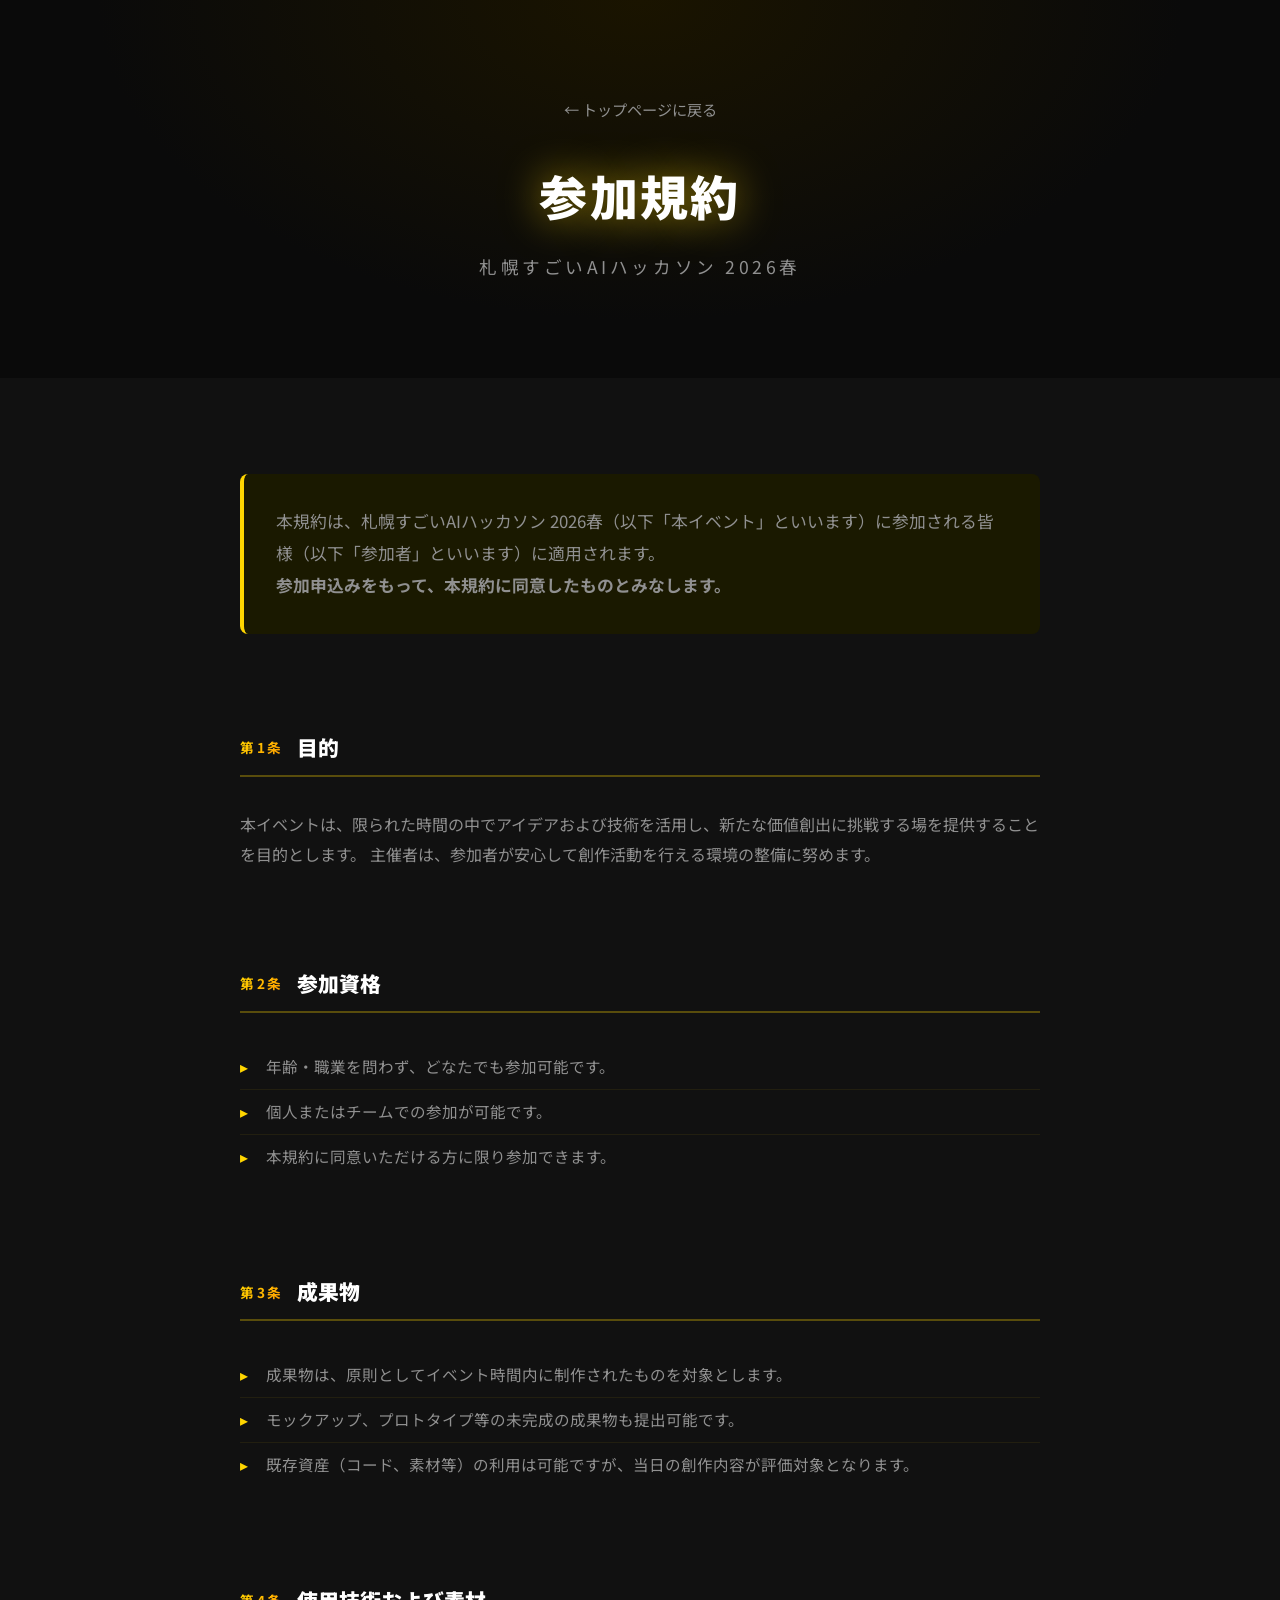
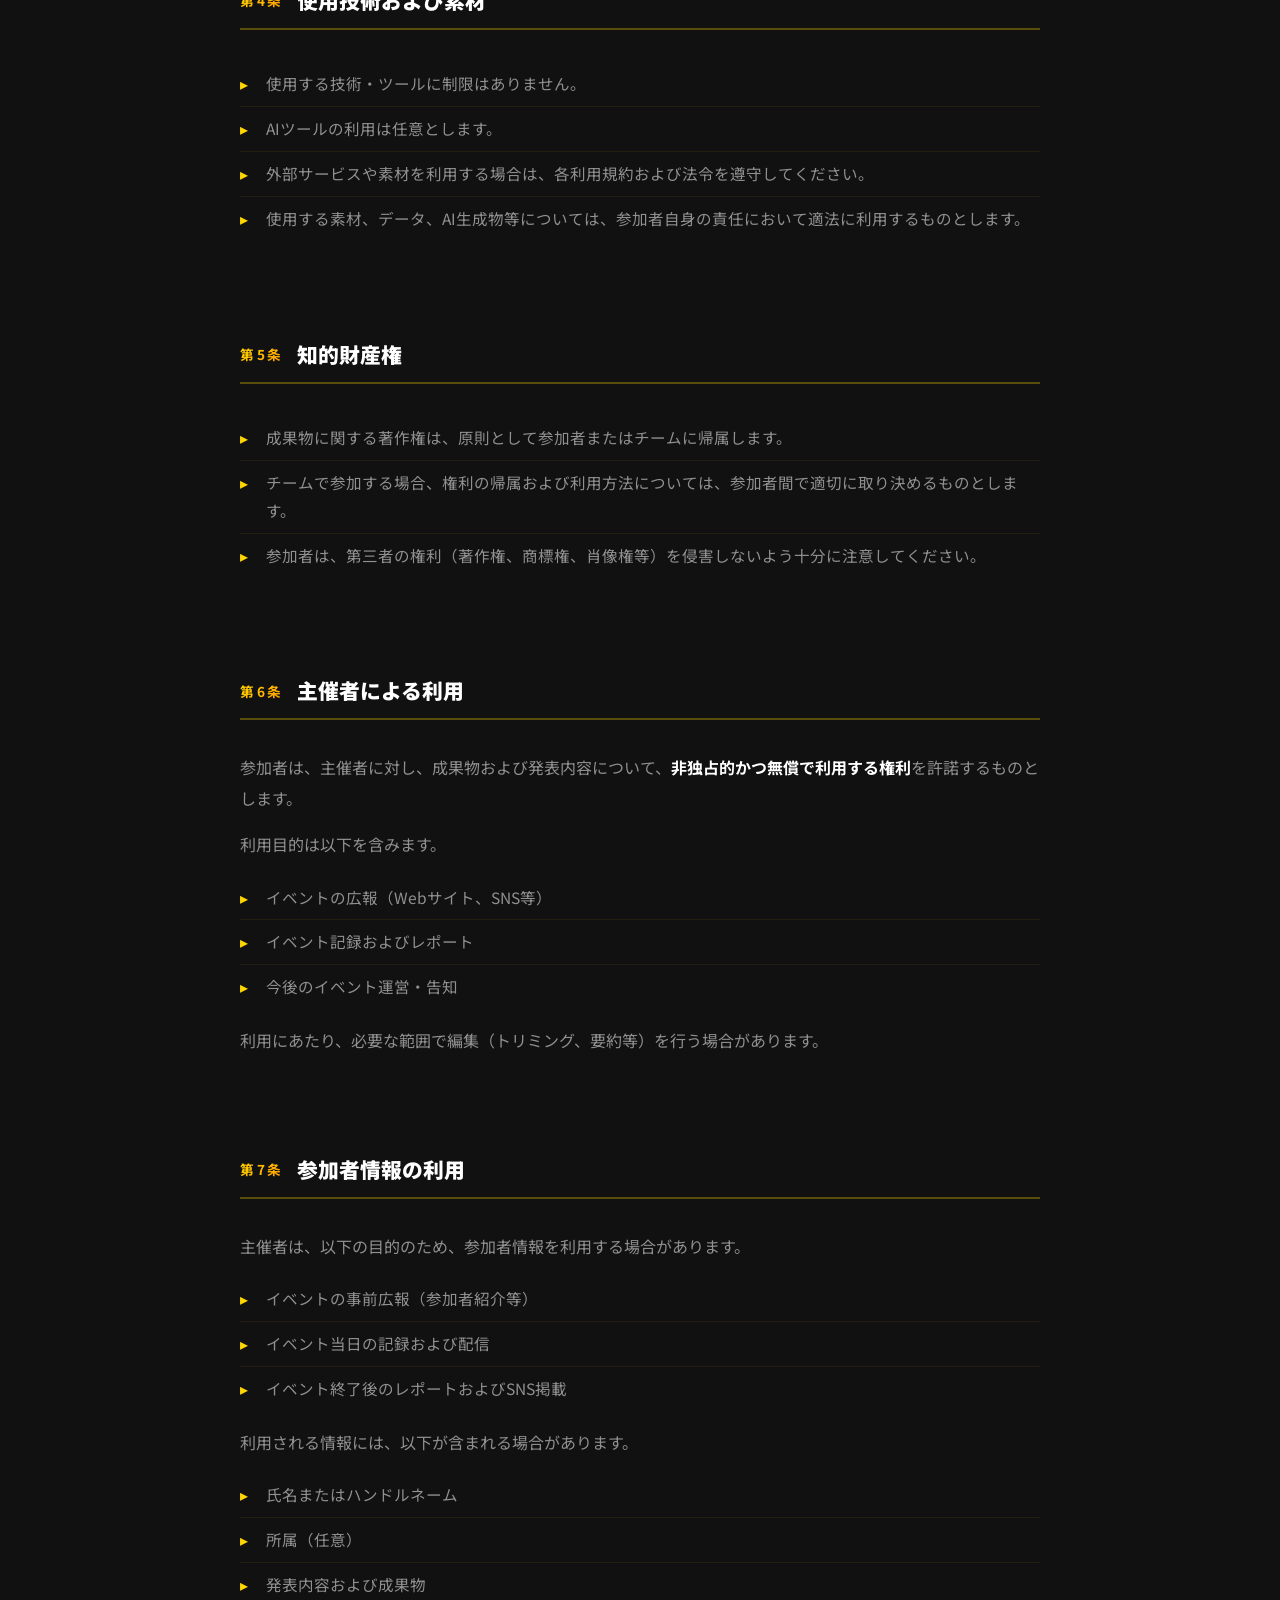
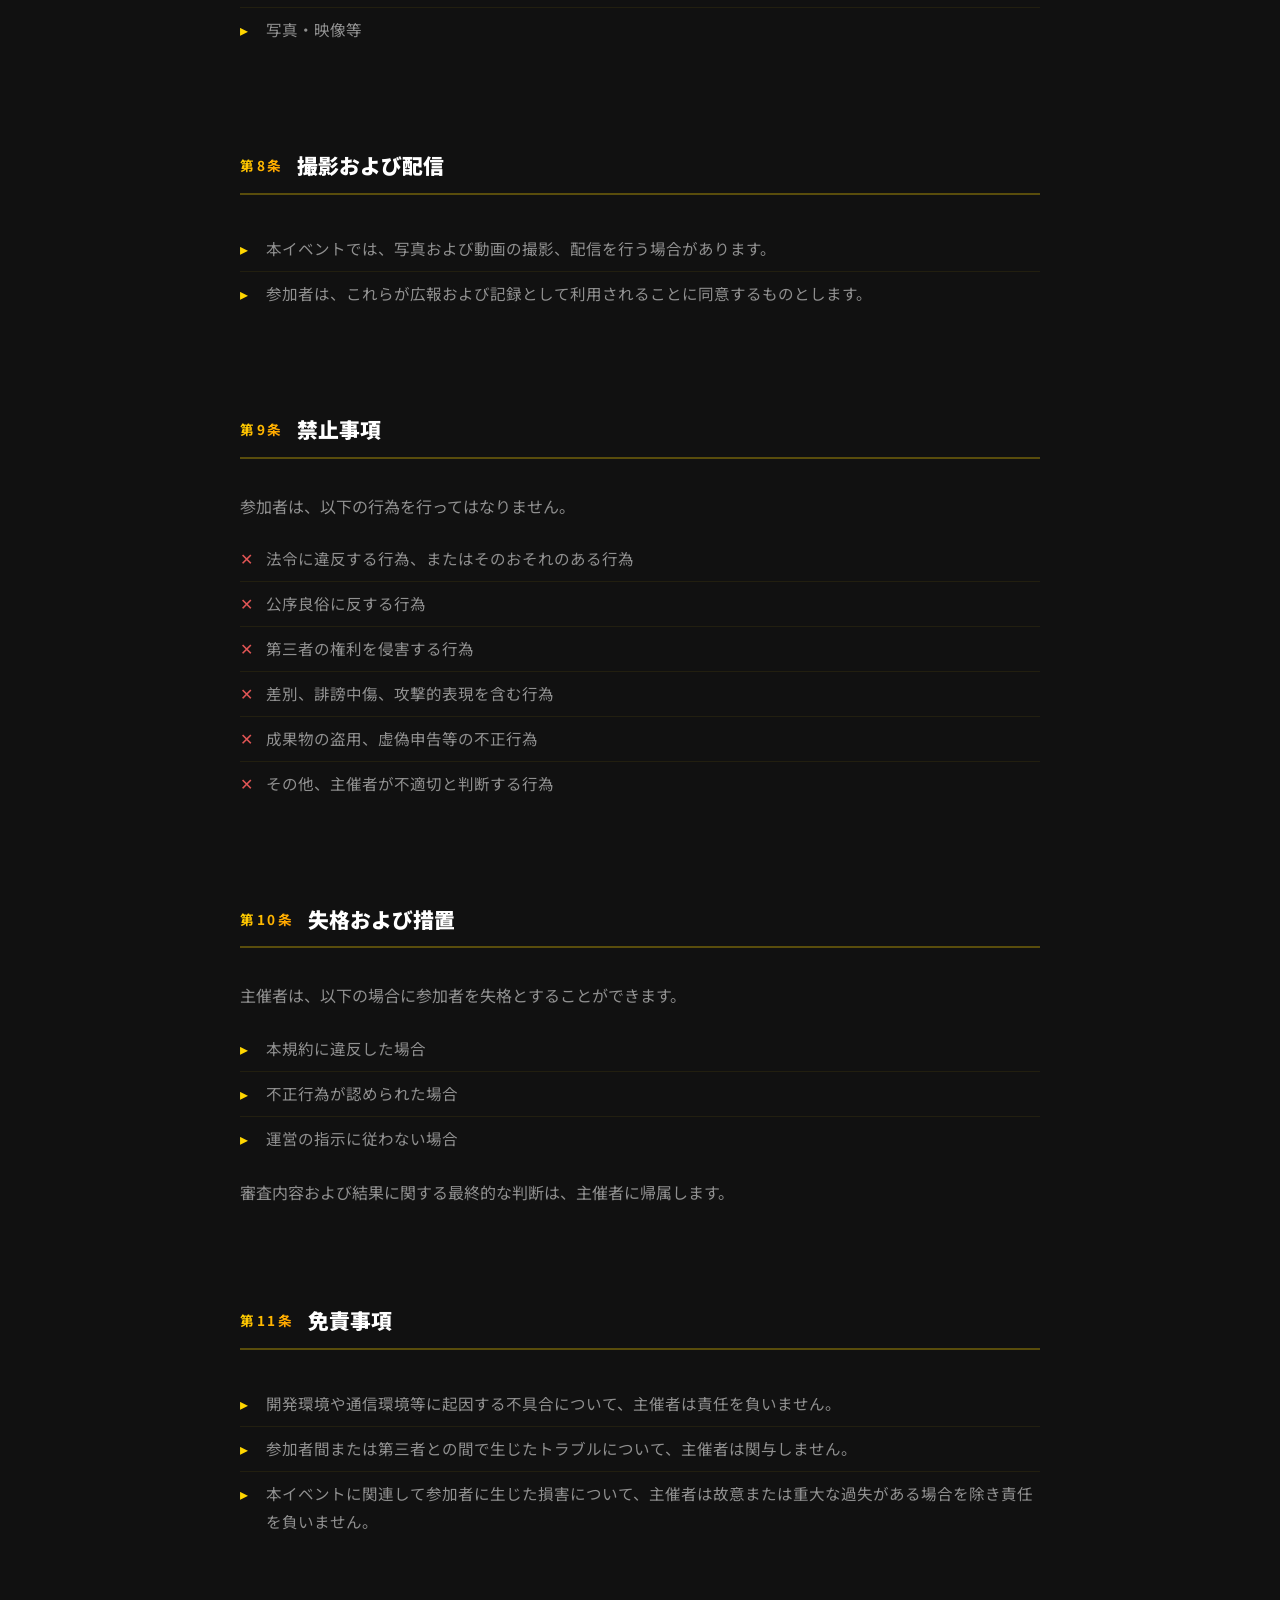
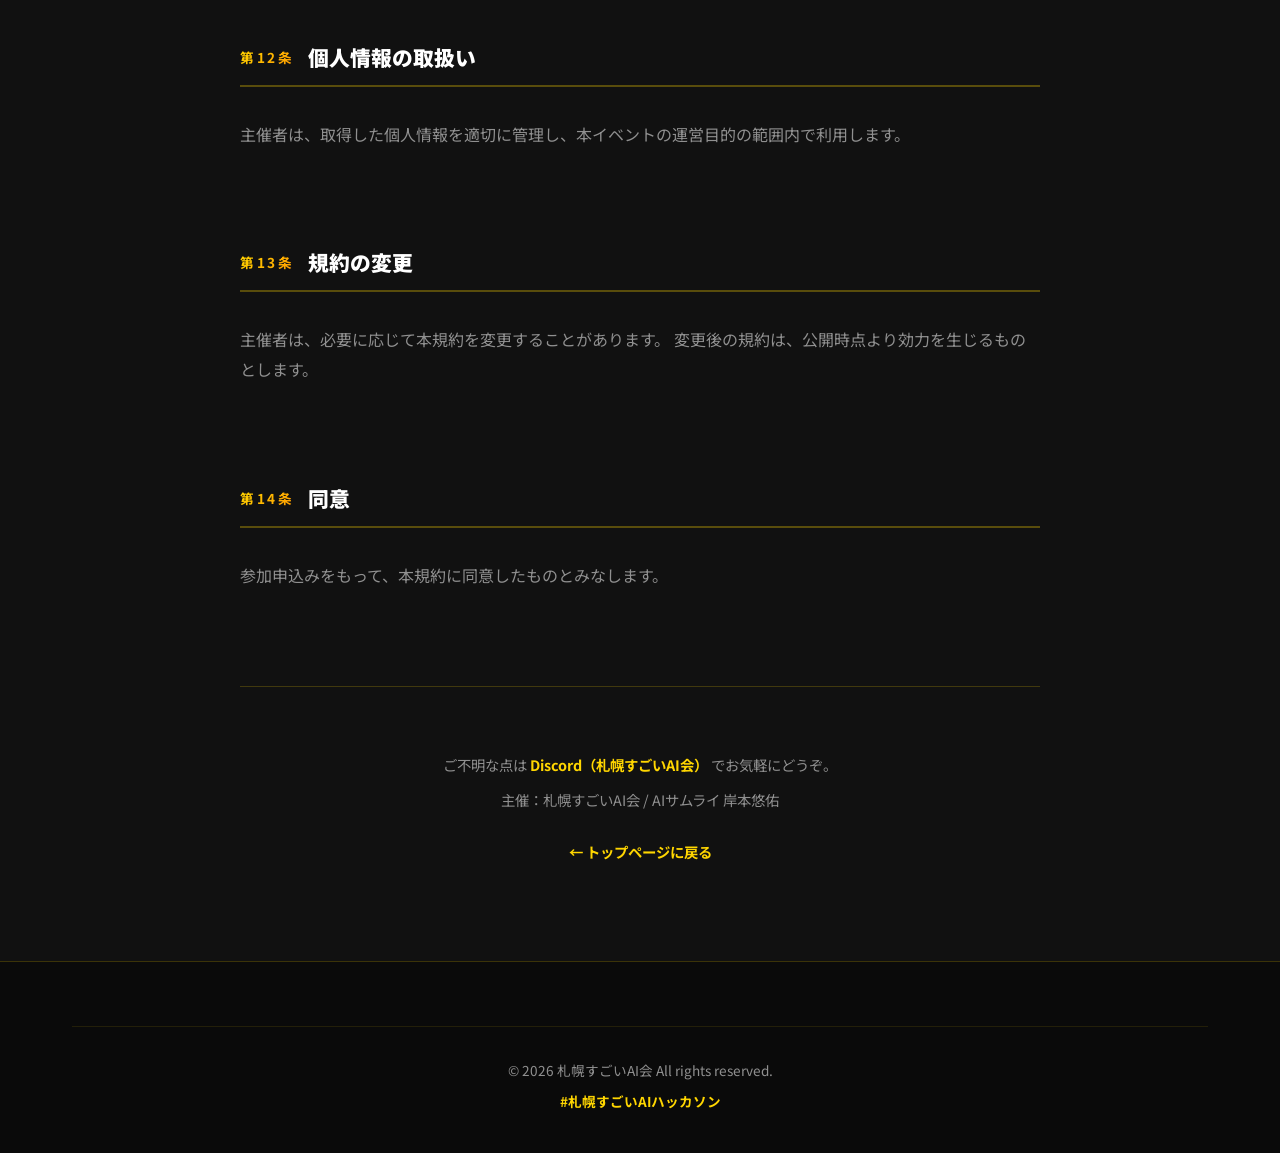
<file: conditions.html>
<!DOCTYPE html>
<html lang="ja">
<head>
    <meta charset="UTF-8">
    <meta name="viewport" content="width=device-width, initial-scale=1.0">
    <title>参加規約 | 札幌すごいAIハッカソン 2026春</title>
    <meta name="description" content="札幌すごいAIハッカソン 2026春の参加規約です。">
    <!-- OGP Tags -->
    <meta property="og:title" content="参加規約 | 札幌すごいAIハッカソン 2026春">
    <meta property="og:description" content="札幌すごいAIハッカソン 2026春の参加規約です。">
    <meta property="og:type" content="website">
    <meta property="og:url" content="https://hack-2026-spring.sugoiai.org/conditions.html">
    <meta property="og:site_name" content="札幌すごいAIハッカソン 2026春">
    <meta property="og:image" content="https://hack-2026-spring.sugoiai.org/images/logot.png">
    <meta property="og:locale" content="ja_JP">
    <!-- Twitter Card Tags -->
    <meta name="twitter:card" content="summary_large_image">
    <meta name="twitter:title" content="参加規約 | 札幌すごいAIハッカソン 2026春">
    <meta name="twitter:description" content="札幌すごいAIハッカソン 2026春の参加規約です。">
    <meta name="twitter:image" content="https://hack-2026-spring.sugoiai.org/images/logot.png">
    <!-- Favicon -->
    <link rel="icon" type="image/png" href="images/logot.png">
    <link rel="apple-touch-icon" href="images/logot.png">
    <link rel="stylesheet" href="style.css">
    <link rel="preconnect" href="https://fonts.googleapis.com">
    <link rel="preconnect" href="https://fonts.gstatic.com" crossorigin>
    <link href="https://fonts.googleapis.com/css2?family=Noto+Sans+JP:wght@400;700;900&display=swap" rel="stylesheet">
    <style>
        .conditions-hero {
            min-height: 40vh;
            display: flex;
            flex-direction: column;
            justify-content: center;
            align-items: center;
            background: radial-gradient(ellipse at center top, #1a1400 0%, var(--dark-bg) 60%);
            padding: var(--spacing-xl) 0 var(--spacing-lg);
            text-align: center;
        }

        .back-link {
            display: inline-block;
            color: var(--text-secondary);
            text-decoration: none;
            margin-bottom: var(--spacing-md);
            transition: all 0.3s ease;
            font-size: 0.95rem;
        }

        .back-link:hover {
            color: var(--film-cyan);
            transform: translateX(-4px);
        }

        .conditions-body {
            background: var(--dark-surface);
            padding: var(--spacing-xl) 0;
        }

        .conditions-content {
            max-width: 800px;
            margin: 0 auto;
        }

        .conditions-intro {
            font-size: 1.05rem;
            color: var(--text-secondary);
            line-height: 1.9;
            margin-bottom: var(--spacing-xl);
            padding: var(--spacing-md);
            background: var(--dark-elevated);
            border-left: 4px solid var(--film-purple);
            border-radius: 8px;
        }

        .conditions-article {
            margin-bottom: var(--spacing-xl);
        }

        .conditions-article-title {
            font-size: 1.3rem;
            font-weight: 900;
            margin-bottom: var(--spacing-md);
            padding-bottom: 0.6rem;
            border-bottom: 2px solid rgba(255, 214, 0, 0.3);
            display: flex;
            align-items: center;
            gap: 0.8rem;
        }

        .conditions-article-title .article-num {
            font-size: 0.85rem;
            font-weight: 700;
            letter-spacing: 0.2em;
            background: var(--accent-gradient);
            -webkit-background-clip: text;
            -webkit-text-fill-color: transparent;
            background-clip: text;
        }

        .conditions-article p {
            color: var(--text-secondary);
            font-size: 1rem;
            line-height: 1.9;
            margin-bottom: var(--spacing-sm);
        }

        .conditions-article p strong {
            color: var(--text-primary);
            font-weight: 700;
        }

        .conditions-list {
            list-style: none;
            padding: 0;
            margin: var(--spacing-sm) 0;
        }

        .conditions-list li {
            padding: 0.5rem 0 0.5rem 1.6rem;
            position: relative;
            color: var(--text-secondary);
            font-size: 0.97rem;
            line-height: 1.8;
            border-bottom: 1px solid rgba(255, 214, 0, 0.07);
        }

        .conditions-list li:last-child {
            border-bottom: none;
        }

        .conditions-list li::before {
            content: "▸";
            position: absolute;
            left: 0;
            color: var(--film-purple);
        }

        .conditions-list.danger li::before {
            content: "✕";
            color: #e05555;
        }

        .conditions-note {
            margin-top: var(--spacing-md);
            padding: var(--spacing-sm) var(--spacing-md);
            background: rgba(255, 214, 0, 0.08);
            border-radius: 8px;
            border: 1px solid rgba(255, 214, 0, 0.2);
            font-size: 0.9rem;
            color: var(--text-secondary);
            line-height: 1.8;
        }

        .conditions-footer-note {
            margin-top: var(--spacing-xl);
            padding-top: var(--spacing-lg);
            border-top: 1px solid rgba(255, 214, 0, 0.2);
            text-align: center;
            color: var(--text-secondary);
            font-size: 0.9rem;
            line-height: 1.9;
        }

        .conditions-footer-note a {
            color: var(--film-purple);
            text-decoration: none;
            font-weight: 700;
        }

        .conditions-footer-note a:hover {
            color: var(--film-cyan);
        }
    </style>
</head>
<body>

    <!-- Hero -->
    <div class="conditions-hero">
        <div class="container">
            <a href="index.html" class="back-link">← トップページに戻る</a>
            <h1 class="hero-title" style="animation: none;">
                <span class="title-main" style="font-size: clamp(1.8rem, 5vw, 3rem);">参加規約</span>
                <span class="title-sub">札幌すごいAIハッカソン 2026春</span>
            </h1>
        </div>
    </div>

    <!-- Body -->
    <div class="conditions-body">
        <div class="container">
            <div class="conditions-content">

                <p class="conditions-intro">
                    本規約は、札幌すごいAIハッカソン 2026春（以下「本イベント」といいます）に参加される皆様（以下「参加者」といいます）に適用されます。<br>
                    <strong>参加申込みをもって、本規約に同意したものとみなします。</strong>
                </p>

                <!-- 第1条 -->
                <div class="conditions-article">
                    <h2 class="conditions-article-title">
                        <span class="article-num">第1条</span>目的
                    </h2>
                    <p>
                        本イベントは、限られた時間の中でアイデアおよび技術を活用し、新たな価値創出に挑戦する場を提供することを目的とします。
                        主催者は、参加者が安心して創作活動を行える環境の整備に努めます。
                    </p>
                </div>

                <!-- 第2条 -->
                <div class="conditions-article">
                    <h2 class="conditions-article-title">
                        <span class="article-num">第2条</span>参加資格
                    </h2>
                    <ul class="conditions-list">
                        <li>年齢・職業を問わず、どなたでも参加可能です。</li>
                        <li>個人またはチームでの参加が可能です。</li>
                        <li>本規約に同意いただける方に限り参加できます。</li>
                    </ul>
                </div>

                <!-- 第3条 -->
                <div class="conditions-article">
                    <h2 class="conditions-article-title">
                        <span class="article-num">第3条</span>成果物
                    </h2>
                    <ul class="conditions-list">
                        <li>成果物は、原則としてイベント時間内に制作されたものを対象とします。</li>
                        <li>モックアップ、プロトタイプ等の未完成の成果物も提出可能です。</li>
                        <li>既存資産（コード、素材等）の利用は可能ですが、当日の創作内容が評価対象となります。</li>
                    </ul>
                </div>

                <!-- 第4条 -->
                <div class="conditions-article">
                    <h2 class="conditions-article-title">
                        <span class="article-num">第4条</span>使用技術および素材
                    </h2>
                    <ul class="conditions-list">
                        <li>使用する技術・ツールに制限はありません。</li>
                        <li>AIツールの利用は任意とします。</li>
                        <li>外部サービスや素材を利用する場合は、各利用規約および法令を遵守してください。</li>
                        <li>使用する素材、データ、AI生成物等については、参加者自身の責任において適法に利用するものとします。</li>
                    </ul>
                </div>

                <!-- 第5条 -->
                <div class="conditions-article">
                    <h2 class="conditions-article-title">
                        <span class="article-num">第5条</span>知的財産権
                    </h2>
                    <ul class="conditions-list">
                        <li>成果物に関する著作権は、原則として参加者またはチームに帰属します。</li>
                        <li>チームで参加する場合、権利の帰属および利用方法については、参加者間で適切に取り決めるものとします。</li>
                        <li>参加者は、第三者の権利（著作権、商標権、肖像権等）を侵害しないよう十分に注意してください。</li>
                    </ul>
                </div>

                <!-- 第6条 -->
                <div class="conditions-article">
                    <h2 class="conditions-article-title">
                        <span class="article-num">第6条</span>主催者による利用
                    </h2>
                    <p>
                        参加者は、主催者に対し、成果物および発表内容について、<strong>非独占的かつ無償で利用する権利</strong>を許諾するものとします。
                    </p>
                    <p>利用目的は以下を含みます。</p>
                    <ul class="conditions-list">
                        <li>イベントの広報（Webサイト、SNS等）</li>
                        <li>イベント記録およびレポート</li>
                        <li>今後のイベント運営・告知</li>
                    </ul>
                    <p>利用にあたり、必要な範囲で編集（トリミング、要約等）を行う場合があります。</p>
                </div>

                <!-- 第7条 -->
                <div class="conditions-article">
                    <h2 class="conditions-article-title">
                        <span class="article-num">第7条</span>参加者情報の利用
                    </h2>
                    <p>主催者は、以下の目的のため、参加者情報を利用する場合があります。</p>
                    <ul class="conditions-list">
                        <li>イベントの事前広報（参加者紹介等）</li>
                        <li>イベント当日の記録および配信</li>
                        <li>イベント終了後のレポートおよびSNS掲載</li>
                    </ul>
                    <p>利用される情報には、以下が含まれる場合があります。</p>
                    <ul class="conditions-list">
                        <li>氏名またはハンドルネーム</li>
                        <li>所属（任意）</li>
                        <li>発表内容および成果物</li>
                        <li>写真・映像等</li>
                    </ul>
                </div>

                <!-- 第8条 -->
                <div class="conditions-article">
                    <h2 class="conditions-article-title">
                        <span class="article-num">第8条</span>撮影および配信
                    </h2>
                    <ul class="conditions-list">
                        <li>本イベントでは、写真および動画の撮影、配信を行う場合があります。</li>
                        <li>参加者は、これらが広報および記録として利用されることに同意するものとします。</li>
                    </ul>
                </div>

                <!-- 第9条 -->
                <div class="conditions-article">
                    <h2 class="conditions-article-title">
                        <span class="article-num">第9条</span>禁止事項
                    </h2>
                    <p>参加者は、以下の行為を行ってはなりません。</p>
                    <ul class="conditions-list danger">
                        <li>法令に違反する行為、またはそのおそれのある行為</li>
                        <li>公序良俗に反する行為</li>
                        <li>第三者の権利を侵害する行為</li>
                        <li>差別、誹謗中傷、攻撃的表現を含む行為</li>
                        <li>成果物の盗用、虚偽申告等の不正行為</li>
                        <li>その他、主催者が不適切と判断する行為</li>
                    </ul>
                </div>

                <!-- 第10条 -->
                <div class="conditions-article">
                    <h2 class="conditions-article-title">
                        <span class="article-num">第10条</span>失格および措置
                    </h2>
                    <p>主催者は、以下の場合に参加者を失格とすることができます。</p>
                    <ul class="conditions-list">
                        <li>本規約に違反した場合</li>
                        <li>不正行為が認められた場合</li>
                        <li>運営の指示に従わない場合</li>
                    </ul>
                    <p>審査内容および結果に関する最終的な判断は、主催者に帰属します。</p>
                </div>

                <!-- 第11条 -->
                <div class="conditions-article">
                    <h2 class="conditions-article-title">
                        <span class="article-num">第11条</span>免責事項
                    </h2>
                    <ul class="conditions-list">
                        <li>開発環境や通信環境等に起因する不具合について、主催者は責任を負いません。</li>
                        <li>参加者間または第三者との間で生じたトラブルについて、主催者は関与しません。</li>
                        <li>本イベントに関連して参加者に生じた損害について、主催者は故意または重大な過失がある場合を除き責任を負いません。</li>
                    </ul>
                </div>

                <!-- 第12条 -->
                <div class="conditions-article">
                    <h2 class="conditions-article-title">
                        <span class="article-num">第12条</span>個人情報の取扱い
                    </h2>
                    <p>
                        主催者は、取得した個人情報を適切に管理し、本イベントの運営目的の範囲内で利用します。
                    </p>
                </div>

                <!-- 第13条 -->
                <div class="conditions-article">
                    <h2 class="conditions-article-title">
                        <span class="article-num">第13条</span>規約の変更
                    </h2>
                    <p>
                        主催者は、必要に応じて本規約を変更することがあります。
                        変更後の規約は、公開時点より効力を生じるものとします。
                    </p>
                </div>

                <!-- 第14条 -->
                <div class="conditions-article">
                    <h2 class="conditions-article-title">
                        <span class="article-num">第14条</span>同意
                    </h2>
                    <p>
                        参加申込みをもって、本規約に同意したものとみなします。
                    </p>
                </div>

                <div class="conditions-footer-note">
                    <p>ご不明な点は <a href="https://discord.gg/Ve2tQeN7cw" target="_blank" rel="noopener noreferrer">Discord（札幌すごいAI会）</a> でお気軽にどうぞ。</p>
                    <p style="margin-top: 0.5rem;">主催：札幌すごいAI会 / AIサムライ 岸本悠佑</p>
                    <p style="margin-top: 1.5rem;"><a href="index.html">← トップページに戻る</a></p>
                </div>

            </div>
        </div>
    </div>

    <!-- Footer -->
    <footer class="footer">
        <div class="container">
            <div class="footer-bottom">
                <p>&copy; 2026 札幌すごいAI会 All rights reserved.</p>
                <p class="footer-hashtag">#札幌すごいAIハッカソン</p>
            </div>
        </div>
    </footer>

</body>
</html>
</file>
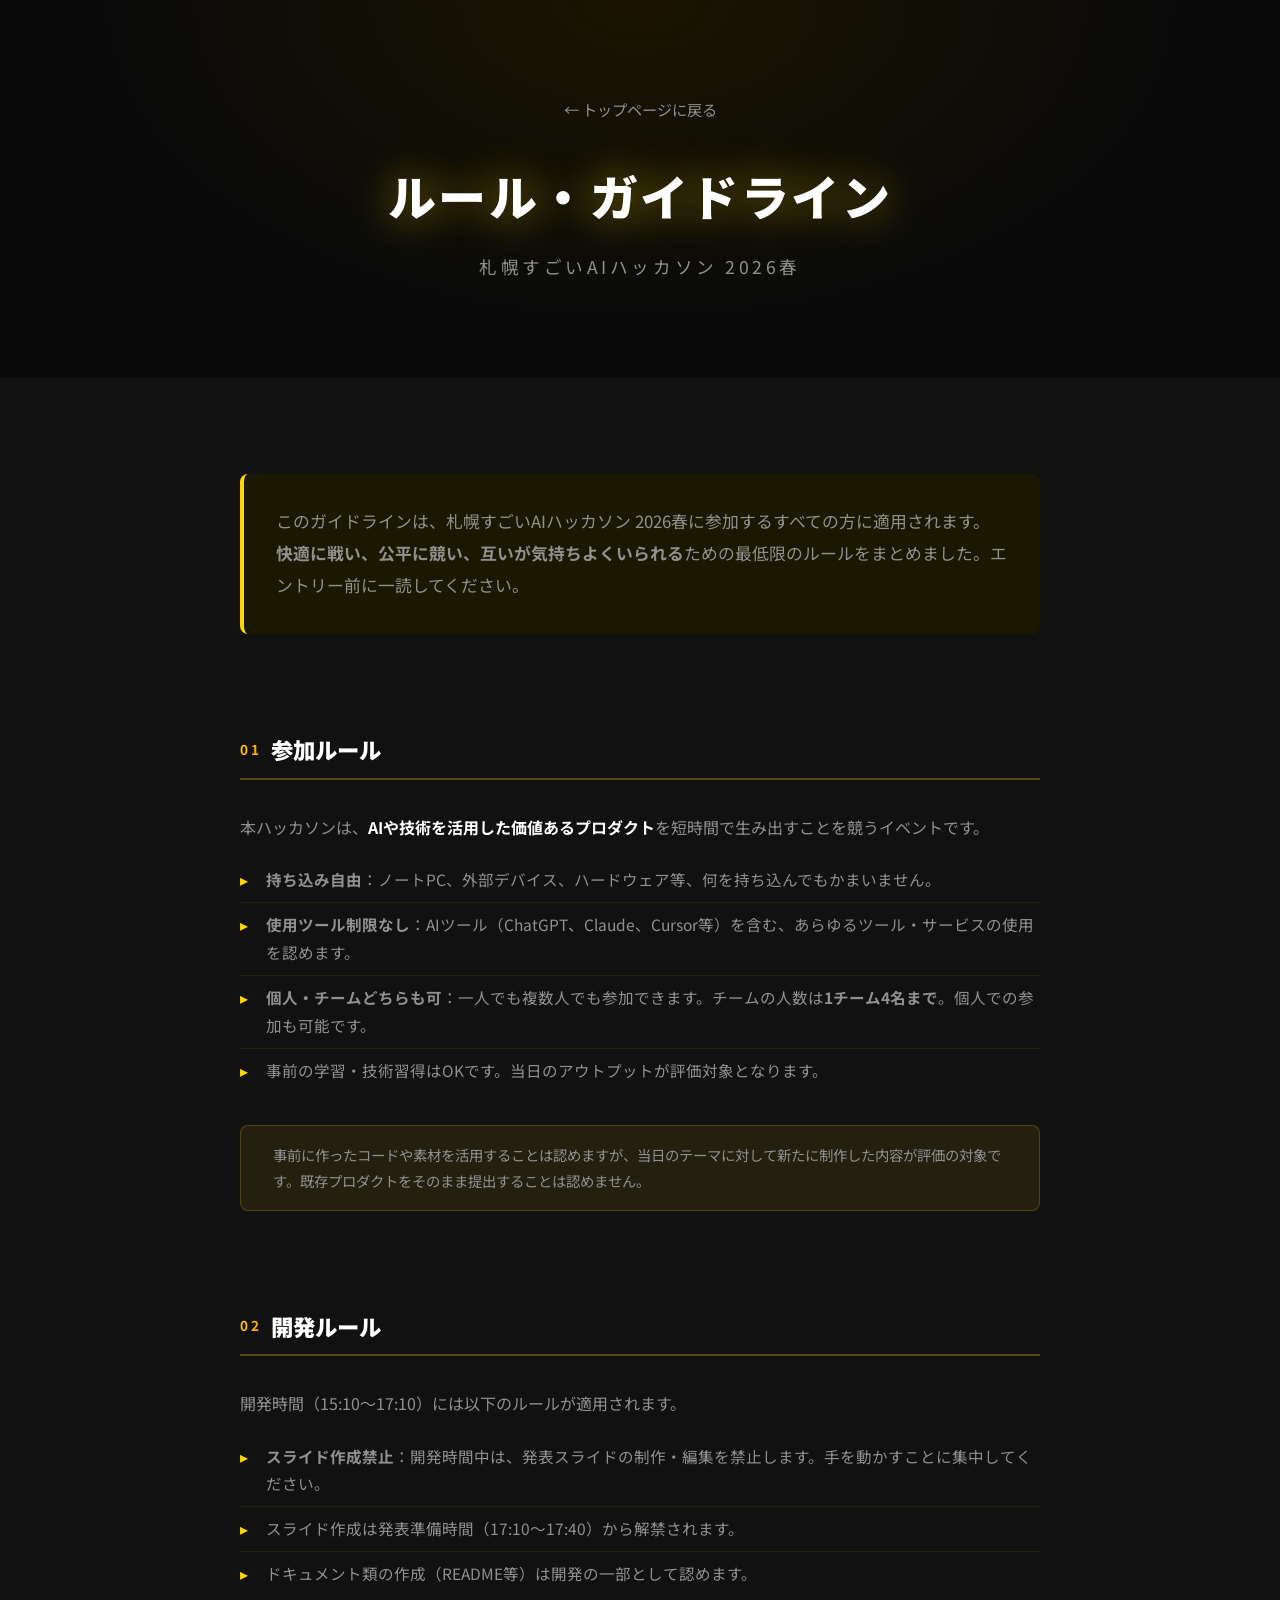
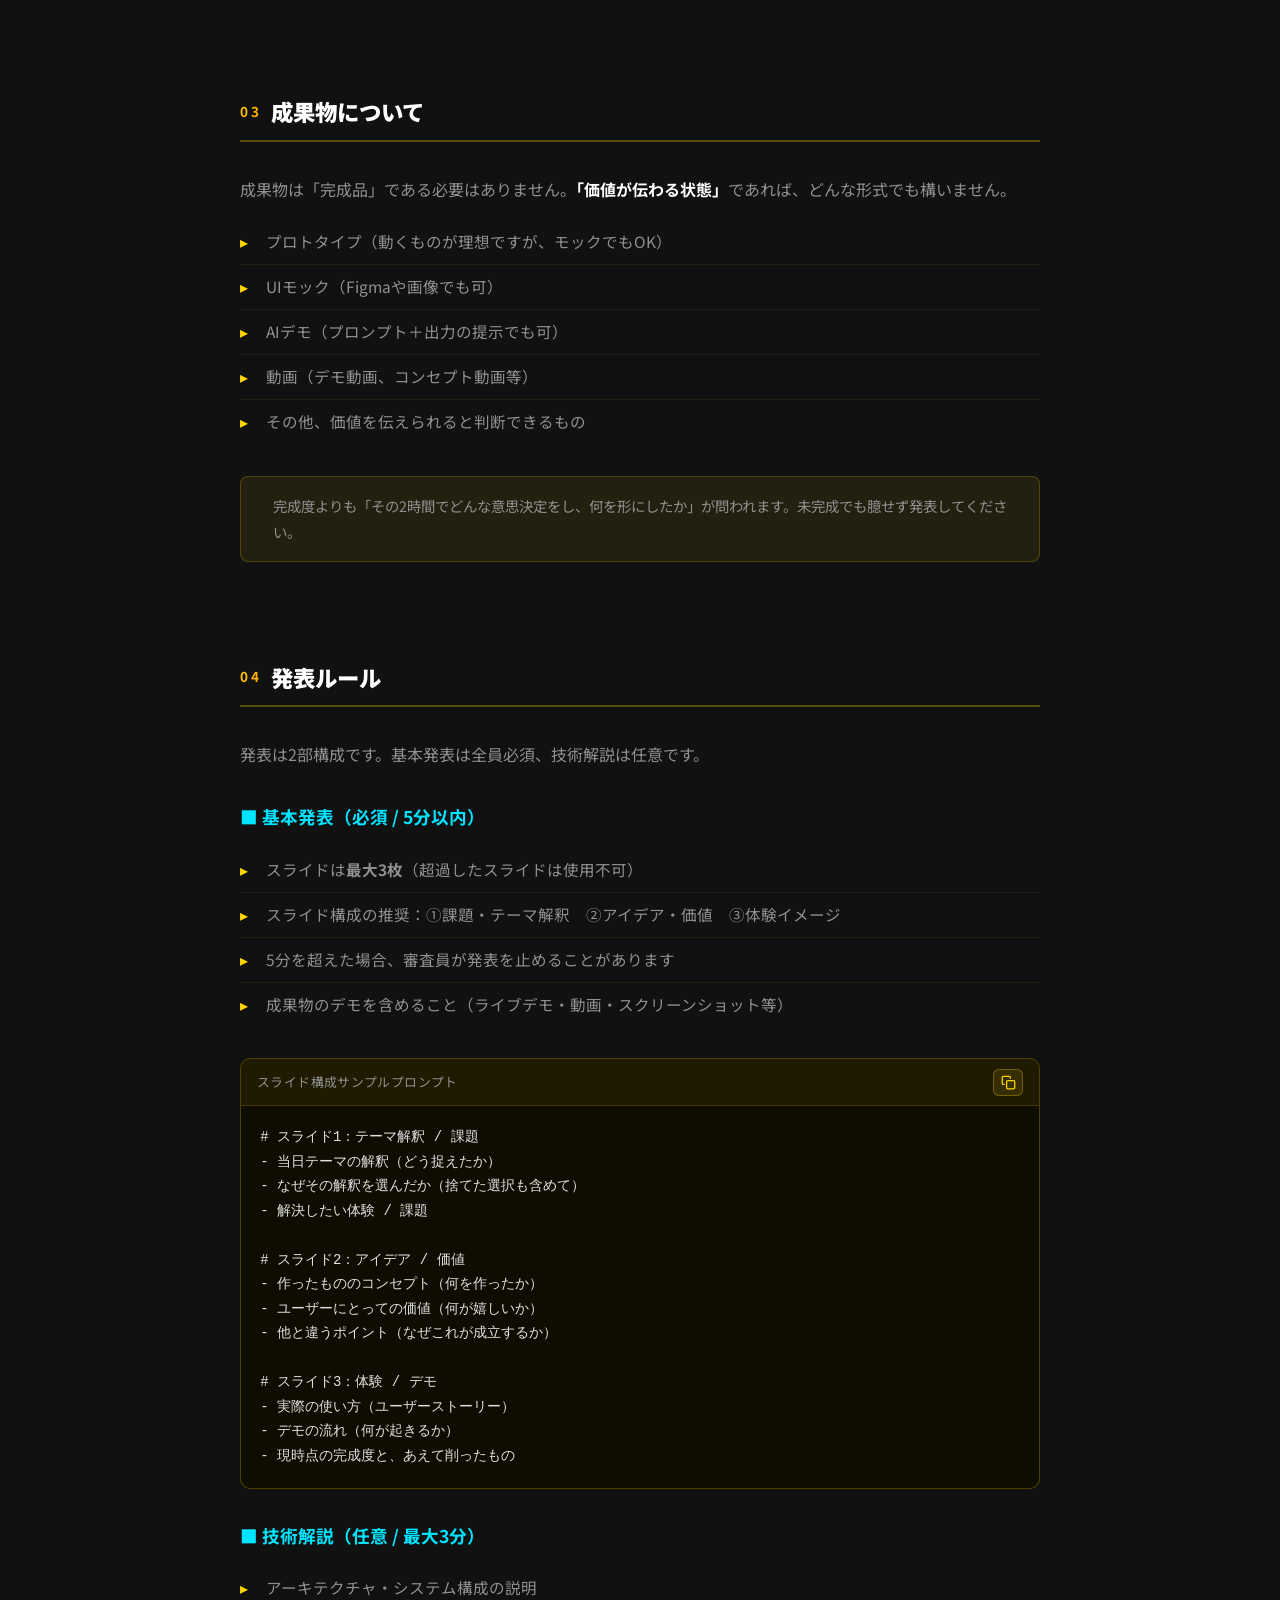
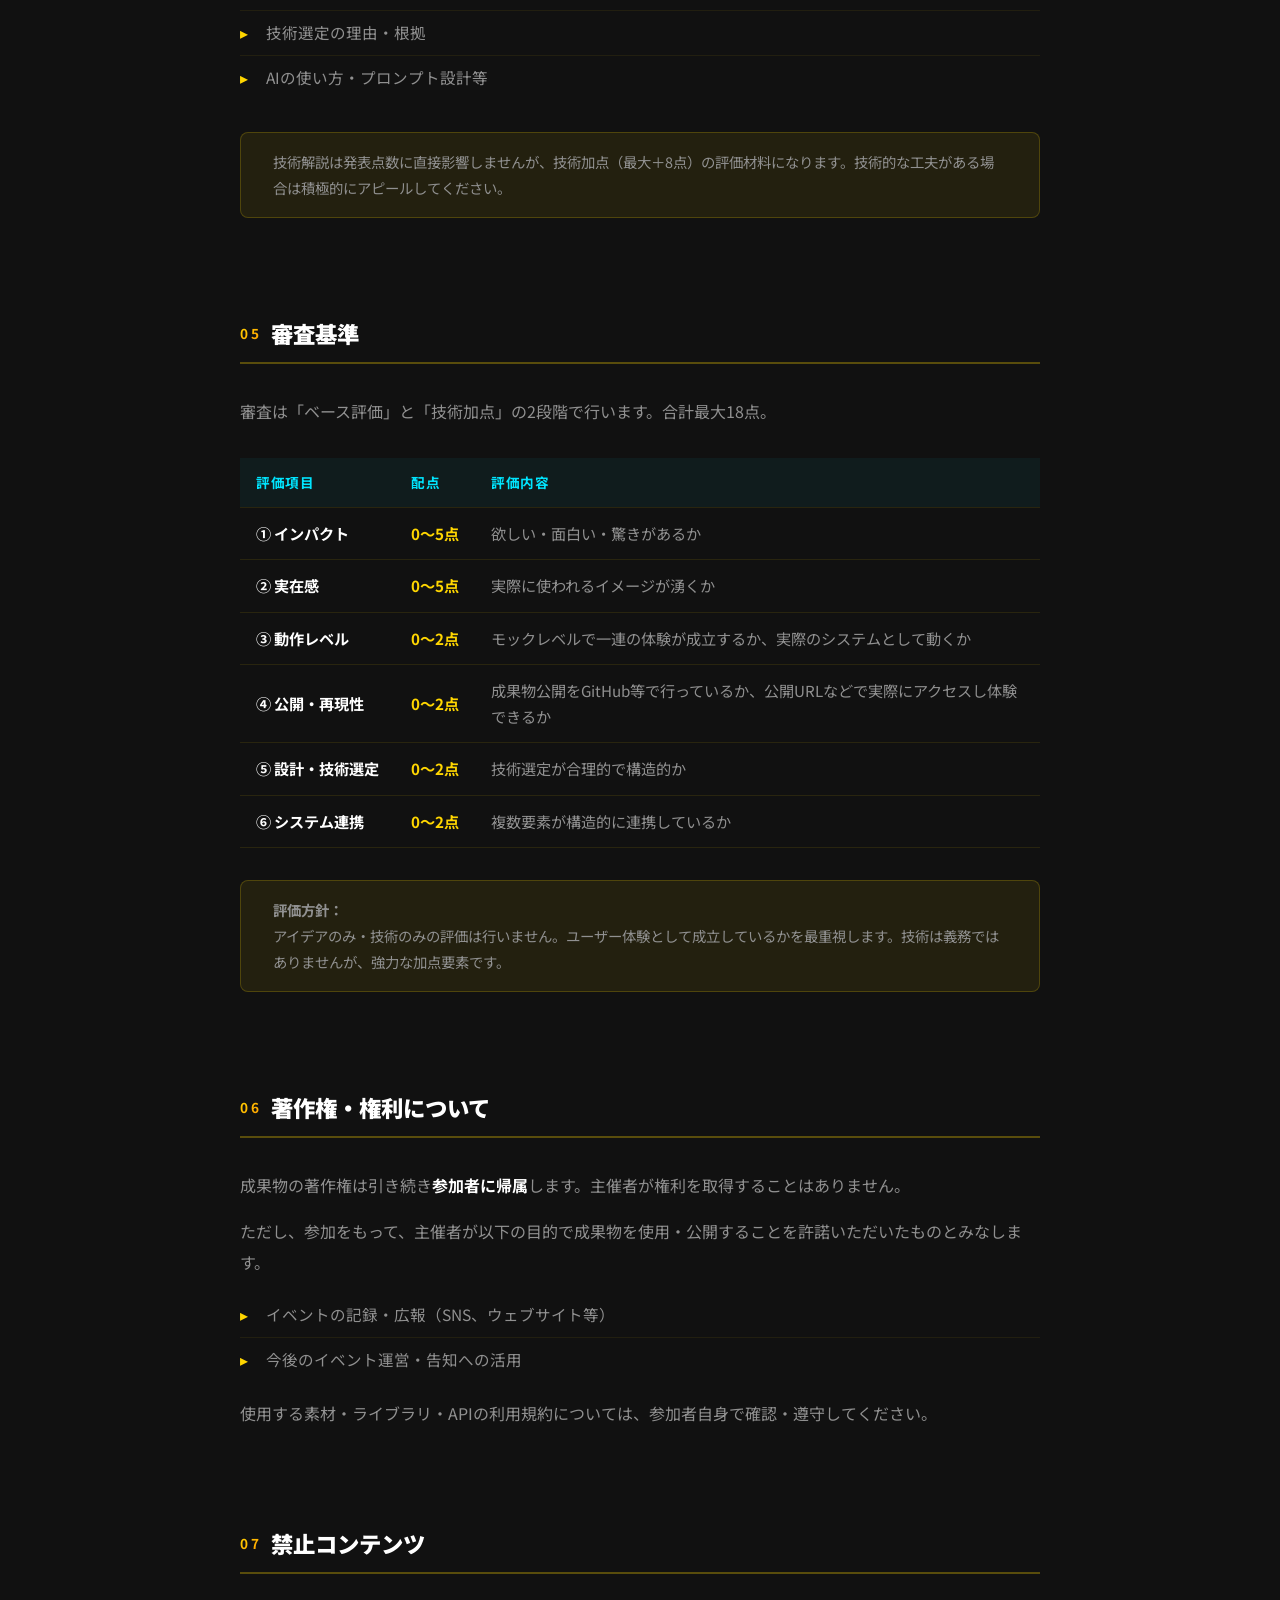
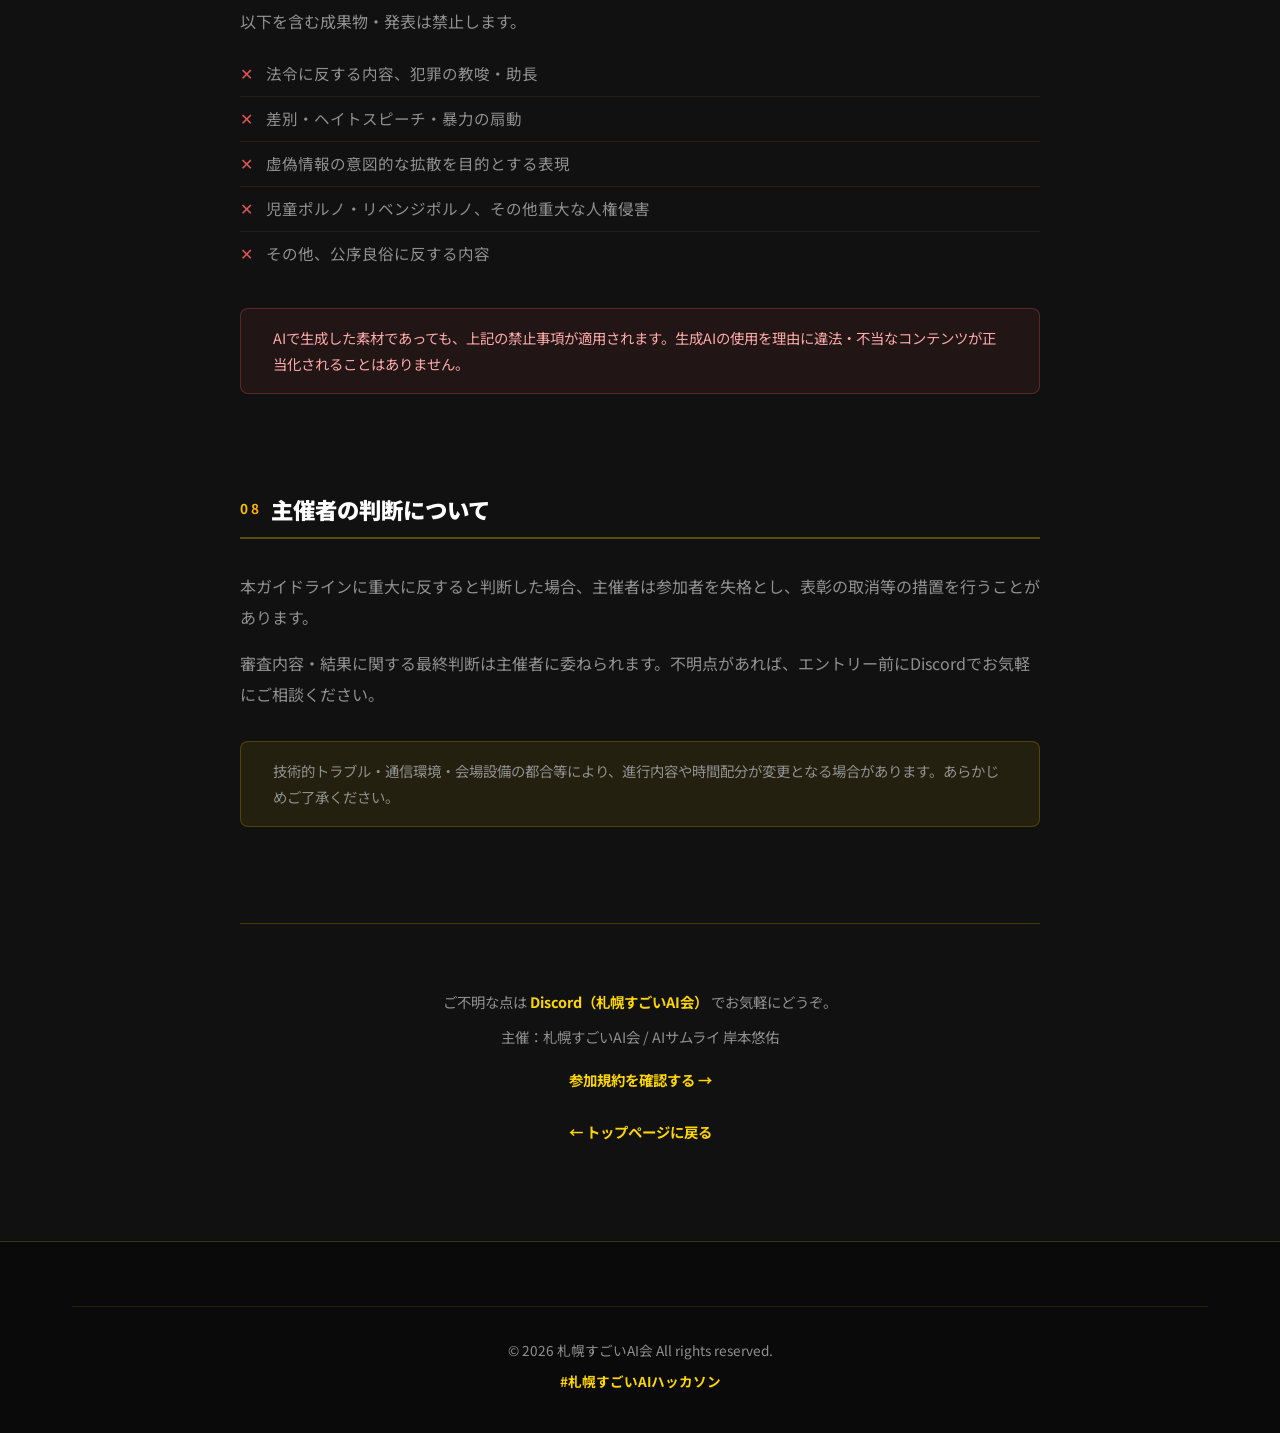
<file: guideline.html>
<!DOCTYPE html>
<html lang="ja">
<head>
    <meta charset="UTF-8">
    <meta name="viewport" content="width=device-width, initial-scale=1.0">
    <title>ルール・ガイドライン | 札幌すごいAIハッカソン 2026春</title>
    <meta name="description" content="札幌すごいAIハッカソン 2026春の詳細ルールとガイドラインです。">
    <link rel="icon" type="image/png" href="images/logot.png">
    <link rel="apple-touch-icon" href="images/logot.png">
    <link rel="stylesheet" href="style.css">
    <link rel="preconnect" href="https://fonts.googleapis.com">
    <link rel="preconnect" href="https://fonts.gstatic.com" crossorigin>
    <link href="https://fonts.googleapis.com/css2?family=Noto+Sans+JP:wght@400;700;900&display=swap" rel="stylesheet">
    <style>
        .guideline-hero {
            min-height: 40vh;
            display: flex;
            flex-direction: column;
            justify-content: center;
            align-items: center;
            background: radial-gradient(ellipse at center top, #1a1400 0%, var(--dark-bg) 60%);
            padding: var(--spacing-xl) 0 var(--spacing-lg);
            text-align: center;
        }

        .back-link {
            display: inline-block;
            color: var(--text-secondary);
            text-decoration: none;
            margin-bottom: var(--spacing-md);
            transition: all 0.3s ease;
            font-size: 0.95rem;
        }

        .back-link:hover {
            color: var(--film-cyan);
            transform: translateX(-4px);
        }

        .guideline-body {
            background: var(--dark-surface);
            padding: var(--spacing-xl) 0;
        }

        .guideline-content {
            max-width: 800px;
            margin: 0 auto;
        }

        .guideline-intro {
            font-size: 1.05rem;
            color: var(--text-secondary);
            line-height: 1.9;
            margin-bottom: var(--spacing-xl);
            padding: var(--spacing-md);
            background: var(--dark-elevated);
            border-left: 4px solid var(--film-purple);
            border-radius: 8px;
        }

        .guideline-section {
            margin-bottom: var(--spacing-xl);
        }

        .guideline-section-title {
            font-size: 1.4rem;
            font-weight: 900;
            margin-bottom: var(--spacing-md);
            padding-bottom: 0.6rem;
            border-bottom: 2px solid rgba(255, 214, 0, 0.3);
            display: flex;
            align-items: center;
            gap: 0.6rem;
        }

        .guideline-section-title .num {
            font-size: 0.85rem;
            font-weight: 700;
            letter-spacing: 0.2em;
            background: var(--accent-gradient);
            -webkit-background-clip: text;
            -webkit-text-fill-color: transparent;
            background-clip: text;
        }

        .guideline-section p {
            color: var(--text-secondary);
            font-size: 1rem;
            line-height: 1.9;
            margin-bottom: var(--spacing-sm);
        }

        .guideline-section p strong {
            color: var(--text-primary);
            font-weight: 700;
        }

        .guideline-list {
            list-style: none;
            padding: 0;
            margin: var(--spacing-sm) 0;
        }

        .guideline-list li {
            padding: 0.5rem 0 0.5rem 1.6rem;
            position: relative;
            color: var(--text-secondary);
            font-size: 0.97rem;
            line-height: 1.8;
            border-bottom: 1px solid rgba(255, 214, 0, 0.07);
        }

        .guideline-list li:last-child {
            border-bottom: none;
        }

        .guideline-list li::before {
            content: "▸";
            position: absolute;
            left: 0;
            color: var(--film-purple);
        }

        .guideline-list.danger li::before {
            content: "✕";
            color: #e05555;
        }

        .guideline-note {
            margin-top: var(--spacing-md);
            padding: var(--spacing-sm) var(--spacing-md);
            background: rgba(255, 214, 0, 0.08);
            border-radius: 8px;
            border: 1px solid rgba(255, 214, 0, 0.2);
            font-size: 0.9rem;
            color: var(--text-secondary);
            line-height: 1.8;
        }

        .guideline-warning {
            margin-top: var(--spacing-md);
            padding: var(--spacing-sm) var(--spacing-md);
            background: rgba(224, 85, 85, 0.08);
            border-radius: 8px;
            border: 1px solid rgba(224, 85, 85, 0.3);
            font-size: 0.9rem;
            color: #ffaaaa;
            line-height: 1.8;
        }

        .judging-table {
            width: 100%;
            border-collapse: collapse;
            margin: var(--spacing-md) 0;
        }

        .judging-table th,
        .judging-table td {
            padding: 0.8rem var(--spacing-sm);
            text-align: left;
            border-bottom: 1px solid rgba(255, 214, 0, 0.1);
            font-size: 0.95rem;
        }

        .judging-table th {
            font-weight: 700;
            color: var(--film-cyan);
            background: rgba(0, 229, 255, 0.05);
            font-size: 0.85rem;
            letter-spacing: 0.05em;
        }

        .judging-table td {
            color: var(--text-secondary);
        }

        .judging-table td:first-child {
            color: var(--text-primary);
            font-weight: 700;
            white-space: nowrap;
        }

        .score-col {
            color: var(--film-purple) !important;
            font-weight: 700 !important;
            white-space: nowrap;
        }

        .guideline-footer-note {
            margin-top: var(--spacing-xl);
            padding-top: var(--spacing-lg);
            border-top: 1px solid rgba(255, 214, 0, 0.2);
            text-align: center;
            color: var(--text-secondary);
            font-size: 0.9rem;
            line-height: 1.9;
        }

        .guideline-footer-note a {
            color: var(--film-purple);
            text-decoration: none;
            font-weight: 700;
        }

        .guideline-footer-note a:hover {
            color: var(--film-cyan);
        }

    </style>
</head>
<body>

    <!-- Hero -->
    <div class="guideline-hero">
        <div class="container">
            <a href="index.html" class="back-link">← トップページに戻る</a>
            <h1 class="hero-title" style="animation: none;">
                <span class="title-main" style="font-size: clamp(1.8rem, 5vw, 3rem);">ルール・ガイドライン</span>
                <span class="title-sub">札幌すごいAIハッカソン 2026春</span>
            </h1>
        </div>
    </div>

    <!-- Body -->
    <div class="guideline-body">
        <div class="container">
            <div class="guideline-content">

                <p class="guideline-intro">
                    このガイドラインは、札幌すごいAIハッカソン 2026春に参加するすべての方に適用されます。<br>
                    <strong>快適に戦い、公平に競い、互いが気持ちよくいられる</strong>ための最低限のルールをまとめました。エントリー前に一読してください。
                </p>

                <!-- 1. 参加ルール -->
                <div class="guideline-section">
                    <h2 class="guideline-section-title">
                        <span class="num">01</span>参加ルール
                    </h2>
                    <p>
                        本ハッカソンは、<strong>AIや技術を活用した価値あるプロダクト</strong>を短時間で生み出すことを競うイベントです。
                    </p>
                    <ul class="guideline-list">
                        <li><strong>持ち込み自由</strong>：ノートPC、外部デバイス、ハードウェア等、何を持ち込んでもかまいません。</li>
                        <li><strong>使用ツール制限なし</strong>：AIツール（ChatGPT、Claude、Cursor等）を含む、あらゆるツール・サービスの使用を認めます。</li>
                        <li><strong>個人・チームどちらも可</strong>：一人でも複数人でも参加できます。チームの人数は<strong>1チーム4名まで</strong>。個人での参加も可能です。</li>
                        <li>事前の学習・技術習得はOKです。当日のアウトプットが評価対象となります。</li>
                    </ul>
                    <div class="guideline-note">
                        事前に作ったコードや素材を活用することは認めますが、当日のテーマに対して新たに制作した内容が評価の対象です。既存プロダクトをそのまま提出することは認めません。
                    </div>
                </div>

                <!-- 2. 開発ルール -->
                <div class="guideline-section">
                    <h2 class="guideline-section-title">
                        <span class="num">02</span>開発ルール
                    </h2>
                    <p>開発時間（15:10〜17:10）には以下のルールが適用されます。</p>
                    <ul class="guideline-list">
                        <li><strong>スライド作成禁止</strong>：開発時間中は、発表スライドの制作・編集を禁止します。手を動かすことに集中してください。</li>
                        <li>スライド作成は発表準備時間（17:10〜17:40）から解禁されます。</li>
                        <li>ドキュメント類の作成（README等）は開発の一部として認めます。</li>
                    </ul>
                </div>

                <!-- 3. 成果物について -->
                <div class="guideline-section">
                    <h2 class="guideline-section-title">
                        <span class="num">03</span>成果物について
                    </h2>
                    <p>
                        成果物は「完成品」である必要はありません。<strong>「価値が伝わる状態」</strong>であれば、どんな形式でも構いません。
                    </p>
                    <ul class="guideline-list">
                        <li>プロトタイプ（動くものが理想ですが、モックでもOK）</li>
                        <li>UIモック（Figmaや画像でも可）</li>
                        <li>AIデモ（プロンプト＋出力の提示でも可）</li>
                        <li>動画（デモ動画、コンセプト動画等）</li>
                        <li>その他、価値を伝えられると判断できるもの</li>
                    </ul>
                    <div class="guideline-note">
                        完成度よりも「その2時間でどんな意思決定をし、何を形にしたか」が問われます。未完成でも臆せず発表してください。
                    </div>
                </div>

                <!-- 4. 発表ルール -->
                <div class="guideline-section">
                    <h2 class="guideline-section-title">
                        <span class="num">04</span>発表ルール
                    </h2>
                    <p>発表は2部構成です。基本発表は全員必須、技術解説は任意です。</p>

                    <h3 style="font-size: 1.1rem; font-weight: 700; margin: var(--spacing-md) 0 var(--spacing-sm); color: var(--film-cyan);">■ 基本発表（必須 / 5分以内）</h3>
                    <ul class="guideline-list">
                        <li>スライドは<strong>最大3枚</strong>（超過したスライドは使用不可）</li>
                        <li>スライド構成の推奨：①課題・テーマ解釈　②アイデア・価値　③体験イメージ</li>
                        <li>5分を超えた場合、審査員が発表を止めることがあります</li>
                        <li>成果物のデモを含めること（ライブデモ・動画・スクリーンショット等）</li>
                    </ul>

                    <div class="prompt-block">
                        <div class="prompt-block-header">
                            <span class="prompt-block-label">スライド構成サンプルプロンプト</span>
                            <button class="prompt-copy-btn" onclick="copyPrompt(this)" title="コピー"><svg xmlns="http://www.w3.org/2000/svg" viewBox="0 0 24 24" fill="none" stroke="currentColor" stroke-width="2" stroke-linecap="round" stroke-linejoin="round"><rect x="9" y="9" width="13" height="13" rx="2"/><path d="M5 15H4a2 2 0 0 1-2-2V4a2 2 0 0 1 2-2h9a2 2 0 0 1 2 2v1"/></svg></button>
                        </div>
                        <pre class="prompt-pre" id="slidePrompt"># スライド1：テーマ解釈 / 課題
- 当日テーマの解釈（どう捉えたか）
- なぜその解釈を選んだか（捨てた選択も含めて）
- 解決したい体験 / 課題

# スライド2：アイデア / 価値
- 作ったもののコンセプト（何を作ったか）
- ユーザーにとっての価値（何が嬉しいか）
- 他と違うポイント（なぜこれが成立するか）

# スライド3：体験 / デモ
- 実際の使い方（ユーザーストーリー）
- デモの流れ（何が起きるか）
- 現時点の完成度と、あえて削ったもの</pre>
                    </div>

                    <h3 style="font-size: 1.1rem; font-weight: 700; margin: var(--spacing-md) 0 var(--spacing-sm); color: var(--film-cyan);">■ 技術解説（任意 / 最大3分）</h3>
                    <ul class="guideline-list">
                        <li>アーキテクチャ・システム構成の説明</li>
                        <li>技術選定の理由・根拠</li>
                        <li>AIの使い方・プロンプト設計等</li>
                    </ul>
                    <div class="guideline-note">
                        技術解説は発表点数に直接影響しませんが、技術加点（最大＋8点）の評価材料になります。技術的な工夫がある場合は積極的にアピールしてください。
                    </div>
                </div>

                <!-- 5. 審査基準 -->
                <div class="guideline-section">
                    <h2 class="guideline-section-title">
                        <span class="num">05</span>審査基準
                    </h2>
                    <p>審査は「ベース評価」と「技術加点」の2段階で行います。合計最大18点。</p>

                    <table class="judging-table">
                        <thead>
                            <tr>
                                <th>評価項目</th>
                                <th>配点</th>
                                <th>評価内容</th>
                            </tr>
                        </thead>
                        <tbody>
                            <tr>
                                <td>① インパクト</td>
                                <td class="score-col">0〜5点</td>
                                <td>欲しい・面白い・驚きがあるか</td>
                            </tr>
                            <tr>
                                <td>② 実在感</td>
                                <td class="score-col">0〜5点</td>
                                <td>実際に使われるイメージが湧くか</td>
                            </tr>
                            <tr>
                                <td>③ 動作レベル</td>
                                <td class="score-col">0〜2点</td>
                                <td>モックレベルで一連の体験が成立するか、実際のシステムとして動くか</td>
                            </tr>
                            <tr>
                                <td>④ 公開・再現性</td>
                                <td class="score-col">0〜2点</td>
                                <td>成果物公開をGitHub等で行っているか、公開URLなどで実際にアクセスし体験できるか</td>
                            </tr>
                            <tr>
                                <td>⑤ 設計・技術選定</td>
                                <td class="score-col">0〜2点</td>
                                <td>技術選定が合理的で構造的か</td>
                            </tr>
                            <tr>
                                <td>⑥ システム連携</td>
                                <td class="score-col">0〜2点</td>
                                <td>複数要素が構造的に連携しているか</td>
                            </tr>
                        </tbody>
                    </table>

                    <div class="guideline-note">
                        <strong>評価方針：</strong><br>
                        アイデアのみ・技術のみの評価は行いません。ユーザー体験として成立しているかを最重視します。技術は義務ではありませんが、強力な加点要素です。
                    </div>
                </div>

                <!-- 6. 著作権・権利 -->
                <div class="guideline-section">
                    <h2 class="guideline-section-title">
                        <span class="num">06</span>著作権・権利について
                    </h2>
                    <p>
                        成果物の著作権は引き続き<strong>参加者に帰属</strong>します。主催者が権利を取得することはありません。
                    </p>
                    <p>ただし、参加をもって、主催者が以下の目的で成果物を使用・公開することを許諾いただいたものとみなします。</p>
                    <ul class="guideline-list">
                        <li>イベントの記録・広報（SNS、ウェブサイト等）</li>
                        <li>今後のイベント運営・告知への活用</li>
                    </ul>
                    <p>使用する素材・ライブラリ・APIの利用規約については、参加者自身で確認・遵守してください。</p>
                </div>

                <!-- 7. 禁止コンテンツ -->
                <div class="guideline-section">
                    <h2 class="guideline-section-title">
                        <span class="num">07</span>禁止コンテンツ
                    </h2>
                    <p>以下を含む成果物・発表は禁止します。</p>
                    <ul class="guideline-list danger">
                        <li>法令に反する内容、犯罪の教唆・助長</li>
                        <li>差別・ヘイトスピーチ・暴力の扇動</li>
                        <li>虚偽情報の意図的な拡散を目的とする表現</li>
                        <li>児童ポルノ・リベンジポルノ、その他重大な人権侵害</li>
                        <li>その他、公序良俗に反する内容</li>
                    </ul>
                    <div class="guideline-warning">
                        AIで生成した素材であっても、上記の禁止事項が適用されます。生成AIの使用を理由に違法・不当なコンテンツが正当化されることはありません。
                    </div>
                </div>

                <!-- 8. 主催者の裁量 -->
                <div class="guideline-section">
                    <h2 class="guideline-section-title">
                        <span class="num">08</span>主催者の判断について
                    </h2>
                    <p>
                        本ガイドラインに重大に反すると判断した場合、主催者は参加者を失格とし、表彰の取消等の措置を行うことがあります。
                    </p>
                    <p>
                        審査内容・結果に関する最終判断は主催者に委ねられます。不明点があれば、エントリー前にDiscordでお気軽にご相談ください。
                    </p>
                    <div class="guideline-note">
                        技術的トラブル・通信環境・会場設備の都合等により、進行内容や時間配分が変更となる場合があります。あらかじめご了承ください。
                    </div>
                </div>

                <div class="guideline-footer-note">
                    <p>ご不明な点は <a href="https://discord.gg/Ve2tQeN7cw" target="_blank" rel="noopener noreferrer">Discord（札幌すごいAI会）</a> でお気軽にどうぞ。</p>
                    <p style="margin-top: 0.5rem;">主催：札幌すごいAI会 / AIサムライ 岸本悠佑</p>
                    <p style="margin-top: 1rem;"><a href="conditions.html" target="_blank" rel="noopener noreferrer">参加規約を確認する →</a></p>
                    <p style="margin-top: 1.5rem;"><a href="index.html">← トップページに戻る</a></p>
                </div>

            </div>
        </div>
    </div>

    <!-- Footer -->
    <footer class="footer">
        <div class="container">
            <div class="footer-bottom">
                <p>&copy; 2026 札幌すごいAI会 All rights reserved.</p>
                <p class="footer-hashtag">#札幌すごいAIハッカソン</p>
            </div>
        </div>
    </footer>

    <script>
        const ICON_COPY  = '<svg xmlns="http://www.w3.org/2000/svg" viewBox="0 0 24 24" fill="none" stroke="currentColor" stroke-width="2" stroke-linecap="round" stroke-linejoin="round"><rect x="9" y="9" width="13" height="13" rx="2"/><path d="M5 15H4a2 2 0 0 1-2-2V4a2 2 0 0 1 2-2h9a2 2 0 0 1 2 2v1"/></svg>';
        const ICON_CHECK = '<svg xmlns="http://www.w3.org/2000/svg" viewBox="0 0 24 24" fill="none" stroke="currentColor" stroke-width="2.5" stroke-linecap="round" stroke-linejoin="round"><polyline points="20 6 9 17 4 12"/></svg>';
        function copyPrompt(btn) {
            const pre = btn.closest('.prompt-block').querySelector('.prompt-pre');
            navigator.clipboard.writeText(pre.textContent).then(() => {
                btn.innerHTML = ICON_CHECK;
                btn.classList.add('copied');
                setTimeout(() => {
                    btn.innerHTML = ICON_COPY;
                    btn.classList.remove('copied');
                }, 2000);
            });
        }
    </script>
</body>
</html>
</file>
<file: style.css>
/* Reset & Base Styles */
* {
    margin: 0;
    padding: 0;
    box-sizing: border-box;
}

:root {
    /* Color Palette - Hackathon Yellow × Black Theme */
    --film-purple: #FFD600;
    --film-violet: #CC9900;
    --film-cyan: #00E5FF;
    --film-teal: #00C0D0;
    --film-gold: #FFD600;
    --hack-yellow: #FFD600;
    --hack-amber: #FF9900;
    --hack-cyan: #00E5FF;
    --dark-bg: #0A0A0A;
    --dark-surface: #111111;
    --dark-elevated: #1A1900;
    --text-primary: #ffffff;
    --text-secondary: #909090;
    --accent-gradient: linear-gradient(135deg, #FFD600, #FF9900);
    --film-glow: 0 0 30px rgba(255, 214, 0, 0.5);

    /* Typography */
    --font-primary: 'Noto Sans JP', sans-serif;

    /* Spacing */
    --spacing-xs: 0.5rem;
    --spacing-sm: 1rem;
    --spacing-md: 2rem;
    --spacing-lg: 4rem;
    --spacing-xl: 6rem;

    /* Container */
    --container-max: 1200px;
    --container-padding: 2rem;
}

html {
    scroll-behavior: smooth;
}

body {
    font-family: var(--font-primary);
    background-color: var(--dark-bg);
    color: var(--text-primary);
    line-height: 1.7;
    overflow-x: hidden;
}

.container {
    max-width: var(--container-max);
    margin: 0 auto;
    padding: 0 var(--container-padding);
}

/* Section Styles */
.section {
    padding: var(--spacing-xl) 0;
    position: relative;
}

.section-header {
    text-align: center;
    margin-bottom: var(--spacing-lg);
}

.section-title {
    display: flex;
    flex-direction: column;
    align-items: center;
    gap: var(--spacing-xs);
}

.title-en {
    font-size: 0.9rem;
    font-weight: 700;
    letter-spacing: 0.3em;
    background: var(--accent-gradient);
    -webkit-background-clip: text;
    -webkit-text-fill-color: transparent;
    background-clip: text;
    text-transform: uppercase;
}

.title-ja {
    font-size: 2.5rem;
    font-weight: 900;
    letter-spacing: 0.05em;
}

.section-description {
    color: var(--text-secondary);
    margin-top: var(--spacing-sm);
    font-size: 1.1rem;
}

/* ─── Hero Section ─── */
.hero {
    min-height: 100vh;
    display: flex;
    flex-direction: column;
    justify-content: center;
    align-items: center;
    position: relative;
    overflow: hidden;
    background: radial-gradient(ellipse at center top, #1a1400 0%, var(--dark-bg) 60%);
}

.hero-background {
    position: absolute;
    top: 0;
    left: 0;
    width: 100%;
    height: 100%;
    overflow: hidden;
    z-index: 0;
}

.film-particle {
    position: absolute;
    bottom: -100px;
    width: 400px;
    height: 400px;
    background: radial-gradient(circle, rgba(255, 214, 0, 0.2) 0%, transparent 70%);
    border-radius: 50%;
    filter: blur(60px);
    animation: particleFloat 18s infinite ease-in-out;
}

.film-particle:nth-child(1) {
    left: 5%;
    animation-delay: 0s;
    background: radial-gradient(circle, rgba(255, 214, 0, 0.25) 0%, transparent 70%);
}

.film-particle:nth-child(2) {
    left: 45%;
    animation-delay: 6s;
    background: radial-gradient(circle, rgba(0, 229, 255, 0.15) 0%, transparent 70%);
}

.film-particle:nth-child(3) {
    left: 75%;
    animation-delay: 12s;
    background: radial-gradient(circle, rgba(255, 214, 0, 0.2) 0%, transparent 70%);
}

@keyframes particleFloat {
    0% {
        transform: translateY(0) scale(1);
        opacity: 0;
    }
    30% {
        opacity: 0.8;
    }
    70% {
        opacity: 0.4;
    }
    100% {
        transform: translateY(-100vh) scale(1.8);
        opacity: 0;
    }
}

/* Hero placeholder for main visual */
.hero-placeholder-wrap {
    position: absolute;
    top: 0;
    left: 0;
    width: 100%;
    height: 100%;
    z-index: 0;
    /* Replace with actual background image when available */
    /* background-image: url('images/hero-visual.jpg'); */
    /* background-size: cover; */
    /* background-position: center; */
}

.hero-content {
    position: relative;
    z-index: 1;
    text-align: center;
}

.hero-date {
    font-size: 1.2rem;
    font-weight: 700;
    letter-spacing: 0.3em;
    background: var(--accent-gradient);
    -webkit-background-clip: text;
    -webkit-text-fill-color: transparent;
    background-clip: text;
    margin-bottom: var(--spacing-sm);
    animation: fadeInDown 1s ease-out;
}

.hero-badge {
    display: inline-block;
    padding: 0.4rem 1.2rem;
    background: rgba(255, 214, 0, 0.2);
    border: 1px solid var(--film-purple);
    border-radius: 50px;
    font-size: 0.9rem;
    font-weight: 700;
    letter-spacing: 0.15em;
    color: var(--film-cyan);
    margin-bottom: var(--spacing-md);
    animation: fadeInDown 1s ease-out 0.15s both;
}

.hero-title {
    margin-bottom: var(--spacing-md);
    animation: fadeInUp 1s ease-out 0.3s both;
}

.title-main {
    display: block;
    font-size: clamp(1.7rem, 7vw, 4.5rem);
    font-weight: 900;
    letter-spacing: 0.05em;
    margin-bottom: var(--spacing-sm);
    text-shadow: 0 0 40px rgba(255, 214, 0, 0.6);
}

.title-sub {
    display: block;
    font-size: clamp(0.8rem, 1.8vw, 1.1rem);
    font-weight: 400;
    letter-spacing: 0.2em;
    color: var(--text-secondary);
}

.hero-tagline {
    font-size: clamp(1.2rem, 3vw, 1.8rem);
    line-height: 1.8;
    margin-bottom: var(--spacing-lg);
    animation: fadeInUp 1s ease-out 0.6s both;
}

.hero-info-badge {
    display: flex;
    justify-content: center;
    gap: 1.5rem;
    margin-bottom: 2rem;
    animation: fadeInUp 1s ease-out 0.8s both;
}

.hero-info-badge span {
    font-size: 1.1rem;
    font-weight: 700;
    color: var(--film-cyan);
    text-shadow: 0 0 10px rgba(0, 229, 255, 0.5);
    letter-spacing: 0.05em;
}

.hero-cta {
    display: flex;
    justify-content: center;
    gap: var(--spacing-sm);
    flex-wrap: wrap;
    animation: fadeInUp 1s ease-out 0.9s both;
}

/* ─── Buttons ─── */
.btn {
    display: inline-flex;
    align-items: center;
    gap: var(--spacing-xs);
    padding: 1rem 2.5rem;
    font-size: 1rem;
    font-weight: 700;
    text-decoration: none;
    border-radius: 50px;
    transition: all 0.3s ease;
    position: relative;
    overflow: hidden;
    border: 2px solid transparent;
}

.btn-primary {
    background: var(--accent-gradient);
    color: var(--text-primary);
    box-shadow: var(--film-glow);
}

.btn-primary:hover {
    transform: translateY(-3px);
    box-shadow: 0 0 50px rgba(255, 214, 0, 0.8);
}

.btn-secondary {
    background: transparent;
    color: var(--text-primary);
    border: 2px solid var(--film-purple);
}

.btn-secondary:hover {
    background: var(--dark-elevated);
    border-color: var(--film-cyan);
    transform: translateY(-3px);
}

.btn-learn {
    background: rgba(255, 214, 0, 0.22);
    color: var(--text-primary);
    border: 2px solid rgba(255, 214, 0, 0.55);
    box-shadow: 0 0 12px rgba(255, 214, 0, 0.15);
}

.btn-learn:hover {
    background: rgba(255, 214, 0, 0.38);
    border-color: var(--film-purple);
    box-shadow: 0 0 24px rgba(255, 214, 0, 0.35);
    transform: translateY(-3px);
}

.btn-large {
    padding: 1.2rem 3rem;
    font-size: 1.1rem;
}

.btn-icon {
    font-size: 1.3em;
}

/* ─── Image Placeholder ─── */
.image-placeholder {
    position: relative;
    width: 100%;
    padding-bottom: 65%;
    background: var(--dark-elevated);
    border-radius: 12px;
    overflow: hidden;
    border: 2px dashed rgba(255, 214, 0, 0.4);
}

.division-placeholder {
    padding-bottom: 55%;
}

.about-photo {
    width: 100%;
    height: auto;
    border-radius: 12px;
    object-fit: cover;
    box-shadow: 0 4px 20px rgba(255, 214, 0, 0.3);
}

.placeholder-text {
    position: absolute;
    top: 50%;
    left: 50%;
    transform: translate(-50%, -50%);
    color: var(--text-secondary);
    font-size: 0.95rem;
    text-align: center;
    padding: var(--spacing-sm);
    display: flex;
    flex-direction: column;
    align-items: center;
    gap: 0.5rem;
}

.placeholder-icon {
    font-size: 2.5rem;
    display: block;
}

/* ─── Overview Section ─── */
.overview {
    background: var(--dark-surface);
    position: relative;
    overflow: hidden;
}

.film-grain-canvas {
    position: absolute;
    top: 0;
    left: 0;
    width: 100%;
    height: 100%;
    z-index: 0;
    pointer-events: none;
    opacity: 0.5;
}

.overview .container {
    position: relative;
    z-index: 1;
}

.overview-content {
    margin-top: var(--spacing-lg);
}

.overview-main {
    display: grid;
    grid-template-columns: 1fr 1fr;
    gap: var(--spacing-lg);
    align-items: start;
}

.overview-image-wrap {
    width: 100%;
}

.venue-image {
    width: 100%;
    height: auto;
    border-radius: 12px;
    object-fit: cover;
    box-shadow: 0 4px 20px rgba(255, 214, 0, 0.3);
}

.overview-subtitle {
    font-size: 2rem;
    font-weight: 900;
    margin-bottom: var(--spacing-md);
    background: var(--accent-gradient);
    -webkit-background-clip: text;
    -webkit-text-fill-color: transparent;
    background-clip: text;
}

.overview-text p {
    margin-bottom: var(--spacing-sm);
    color: var(--text-secondary);
    font-size: 1.05rem;
}

.overview-text strong {
    color: var(--text-primary);
    font-weight: 700;
}

.event-info {
    margin-top: var(--spacing-md);
    padding: var(--spacing-md);
    background: var(--dark-elevated);
    border-left: 4px solid var(--film-purple);
    border-radius: 8px;
}

.info-item {
    display: grid;
    grid-template-columns: 120px 1fr;
    gap: var(--spacing-sm);
    margin-bottom: var(--spacing-sm);
    padding-bottom: var(--spacing-sm);
    border-bottom: 1px solid rgba(255, 214, 0, 0.1);
}

.info-item:last-child {
    margin-bottom: 0;
    padding-bottom: 0;
    border-bottom: none;
}

.info-label {
    font-weight: 700;
    color: var(--film-purple);
    font-size: 0.95rem;
}

.info-value {
    color: var(--text-primary);
}

.overview-note {
    margin-top: var(--spacing-sm);
    font-size: 0.85rem;
    color: var(--text-secondary);
}

/* ─── Divisions Section ─── */
.divisions {
    background: var(--dark-bg);
    position: relative;
    overflow: hidden;
}

.projector-canvas {
    position: absolute;
    top: 0;
    left: 0;
    width: 100%;
    height: 100%;
    z-index: 0;
    pointer-events: none;
    opacity: 0.6;
}

.divisions .container {
    position: relative;
    z-index: 1;
}

.divisions-grid {
    display: grid;
    grid-template-columns: repeat(auto-fit, minmax(360px, 1fr));
    gap: var(--spacing-md);
    margin-top: var(--spacing-lg);
}

.division-card {
    background: var(--dark-surface);
    border-radius: 16px;
    overflow: hidden;
    position: relative;
    transition: all 0.3s ease;
    border: 1px solid rgba(255, 214, 0, 0.15);
}

.division-card:hover {
    transform: translateY(-8px);
    border-color: var(--film-purple);
    box-shadow: 0 10px 40px rgba(255, 214, 0, 0.25);
}

.division-number {
    position: absolute;
    top: 1rem;
    right: 1rem;
    font-size: 4rem;
    font-weight: 900;
    background: var(--accent-gradient);
    -webkit-background-clip: text;
    -webkit-text-fill-color: transparent;
    background-clip: text;
    opacity: 0.25;
    z-index: 1;
    line-height: 1;
}

.division-image-wrap {
    width: 100%;
}

.division-image {
    width: 100%;
    height: auto;
    aspect-ratio: 16 / 9;
    object-fit: cover;
    display: block;
    box-shadow: 0 4px 20px rgba(255, 214, 0, 0.2);
}

.division-content {
    padding: var(--spacing-md);
}

.division-badge {
    display: inline-block;
    padding: 0.3rem 0.9rem;
    border-radius: 50px;
    font-size: 0.8rem;
    font-weight: 700;
    letter-spacing: 0.1em;
    margin-bottom: var(--spacing-sm);
}

.badge-main {
    background: rgba(255, 214, 0, 0.2);
    border: 1px solid var(--film-purple);
    color: var(--film-purple);
}

.badge-exp {
    background: rgba(0, 229, 255, 0.15);
    border: 1px solid var(--film-cyan);
    color: var(--film-cyan);
}

.badge-special {
    background: rgba(0, 229, 255, 0.15);
    border: 1px solid #00E5FF;
    color: #00E5FF;
}

.division-title {
    font-size: 1.8rem;
    font-weight: 900;
    margin-bottom: 0.2rem;
}

.division-subtitle {
    font-size: 0.9rem;
    color: var(--text-secondary);
    margin-bottom: var(--spacing-sm);
    letter-spacing: 0.1em;
}

.division-duration {
    font-size: 1rem;
    color: var(--text-secondary);
    margin-bottom: var(--spacing-sm);
}

.division-duration strong {
    color: var(--film-cyan);
    font-size: 1.1rem;
}

.division-description {
    color: var(--text-secondary);
    line-height: 1.8;
    margin-bottom: var(--spacing-sm);
    font-size: 0.95rem;
}

.division-highlight {
    padding: var(--spacing-sm);
    background: rgba(255, 214, 0, 0.1);
    border-left: 3px solid var(--film-purple);
    border-radius: 4px;
    font-size: 0.92rem;
    color: var(--text-primary);
    margin-bottom: var(--spacing-md);
}

.division-exp .division-highlight {
    background: rgba(0, 229, 255, 0.08);
    border-left-color: var(--film-cyan);
}

.division-special .division-highlight {
    background: rgba(0, 229, 255, 0.08);
    border-left-color: #00E5FF;
}

.division-details {
    border-top: 1px solid rgba(255, 214, 0, 0.15);
    padding-top: var(--spacing-sm);
}

.division-details h4 {
    font-size: 0.9rem;
    font-weight: 700;
    color: var(--film-purple);
    letter-spacing: 0.1em;
    margin-bottom: 0.5rem;
    margin-top: var(--spacing-sm);
    text-transform: uppercase;
}

.division-details ul {
    list-style: none;
    padding: 0;
    margin-bottom: var(--spacing-sm);
}

.division-details ul li {
    padding: 0.3rem 0 0.3rem 1.4rem;
    position: relative;
    color: var(--text-secondary);
    font-size: 0.9rem;
}

.division-details ul li::before {
    content: "▸";
    position: absolute;
    left: 0;
    color: var(--film-purple);
    font-size: 0.85rem;
}

.division-exp .division-details ul li::before {
    color: var(--film-cyan);
}

.division-special .division-details h4 {
    color: #00E5FF;
}

.division-special .division-details ul li::before {
    color: #00E5FF;
}

.division-broadcast {
    font-size: 0.9rem;
    color: var(--text-secondary);
    background: var(--dark-elevated);
    padding: var(--spacing-sm);
    border-radius: 8px;
    text-align: center;
}

/* ─── Application Section ─── */
.application {
    background: var(--dark-surface);
}

.application-grid {
    display: grid;
    grid-template-columns: 1fr 1fr;
    gap: var(--spacing-md);
    margin-top: var(--spacing-lg);
}

.apply-card {
    background: var(--dark-elevated);
    border-radius: 16px;
    padding: var(--spacing-lg);
    border: 1px solid rgba(255, 214, 0, 0.15);
    transition: border-color 0.3s ease;
}

.apply-card:hover {
    border-color: rgba(255, 214, 0, 0.4);
}

.apply-card-icon {
    font-size: 2.5rem;
    margin-bottom: var(--spacing-sm);
}

.apply-card-title {
    font-size: 1.6rem;
    font-weight: 900;
    margin-bottom: var(--spacing-sm);
    background: var(--accent-gradient);
    -webkit-background-clip: text;
    -webkit-text-fill-color: transparent;
    background-clip: text;
}

.apply-card-subtitle {
    font-size: 0.95rem;
    color: var(--text-secondary);
    margin-bottom: var(--spacing-sm);
}

.apply-list {
    list-style: none;
    padding: 0;
}

.apply-list li {
    padding: 0.6rem 0 0.6rem 1.6rem;
    position: relative;
    color: var(--text-secondary);
    font-size: 0.97rem;
    border-bottom: 1px solid rgba(255, 214, 0, 0.08);
}

.apply-list li:last-child {
    border-bottom: none;
}

.apply-list li::before {
    content: "・";
    position: absolute;
    left: 0;
    color: var(--film-purple);
    font-weight: bold;
}

.apply-list-check li::before {
    content: "✓";
    color: var(--film-cyan);
}

.apply-cta {
    margin-top: var(--spacing-xl);
    text-align: center;
}

.apply-form-placeholder {
    display: inline-flex;
    flex-direction: column;
    align-items: center;
    gap: 0.8rem;
    padding: var(--spacing-lg) var(--spacing-xl);
    background: var(--dark-elevated);
    border: 2px dashed rgba(255, 214, 0, 0.4);
    border-radius: 16px;
    color: var(--text-secondary);
    font-size: 1.05rem;
}

.apply-form-placeholder .placeholder-icon {
    font-size: 3rem;
}

.apply-note {
    font-size: 0.9rem;
    color: var(--text-secondary);
}

.apply-note a {
    color: var(--film-cyan);
    text-decoration: none;
    transition: color 0.3s ease;
}

.apply-note a:hover {
    color: var(--film-purple);
}

.guideline-link {
    color: var(--film-cyan);
    text-decoration: none;
    font-weight: 700;
    border-bottom: 1px solid rgba(0, 229, 255, 0.4);
    transition: all 0.3s ease;
}

.guideline-link:hover {
    color: var(--film-purple);
    border-bottom-color: var(--film-purple);
}

/* ─── Awards Section ─── */
.awards {
    background: var(--dark-bg);
    position: relative;
    overflow: hidden;
}

.spark-canvas {
    position: absolute;
    top: 0;
    left: 0;
    width: 100%;
    height: 100%;
    z-index: 0;
    pointer-events: none;
    opacity: 0.7;
}

.awards .container {
    position: relative;
    z-index: 1;
}

.awards-grid {
    display: grid;
    grid-template-columns: repeat(auto-fit, minmax(280px, 1fr));
    gap: var(--spacing-md);
    margin-top: var(--spacing-lg);
}

.award-card {
    background: var(--dark-elevated);
    border-radius: 16px;
    overflow: hidden;
    text-align: center;
    border: 1px solid rgba(255, 214, 0, 0.2);
    transition: all 0.3s ease;
}

.award-image-wrap {
    width: 100%;
}

.award-image {
    width: 100%;
    aspect-ratio: 4 / 3;
    object-fit: cover;
    display: block;
}

.award-body {
    padding: var(--spacing-lg);
}

.award-card:hover {
    transform: translateY(-6px);
    border-color: var(--film-gold);
    box-shadow: 0 10px 40px rgba(255, 215, 0, 0.15);
}

.award-icon {
    font-size: 3.5rem;
    margin-bottom: var(--spacing-sm);
}

.award-title {
    font-size: 1.8rem;
    font-weight: 900;
    margin-bottom: 0.4rem;
    background: linear-gradient(135deg, var(--film-gold), #FFA500);
    -webkit-background-clip: text;
    -webkit-text-fill-color: transparent;
    background-clip: text;
}

.award-division {
    font-size: 0.9rem;
    color: var(--film-purple);
    font-weight: 700;
    letter-spacing: 0.1em;
    margin-bottom: var(--spacing-sm);
}

.award-description {
    color: var(--text-secondary);
    font-size: 0.95rem;
    line-height: 1.7;
}


/* ─── About Section ─── */
.about-festival {
    background: var(--dark-surface);
    position: relative;
    overflow: hidden;
}

.ripple-canvas {
    position: absolute;
    top: 0;
    left: 0;
    width: 100%;
    height: 100%;
    z-index: 0;
    pointer-events: none;
}

.about-festival .container {
    position: relative;
    z-index: 1;
}

.about-content {
    display: grid;
    grid-template-columns: 1.5fr 1fr;
    gap: var(--spacing-lg);
    align-items: center;
}

.about-origin-sig {
    display: block;
    text-align: right;
    font-size: 0.9rem;
    color: var(--text-secondary);
    margin-top: 0.6rem;
}

.about-origin {
    font-size: 1.05rem;
    line-height: 2;
    color: var(--text-secondary);
    border-left: 4px solid var(--film-cyan);
    padding: var(--spacing-sm) var(--spacing-md);
    margin-bottom: var(--spacing-md);
    background: rgba(0, 229, 255, 0.05);
    border-radius: 0 8px 8px 0;
    font-style: normal;
}

.about-lead {
    font-size: 1.4rem;
    font-weight: 700;
    color: var(--text-primary);
    margin-bottom: var(--spacing-md);
    line-height: 1.6;
}

.about-text p {
    color: var(--text-secondary);
    font-size: 1.05rem;
    line-height: 1.8;
    margin-bottom: var(--spacing-sm);
}

.about-features {
    margin-top: var(--spacing-md);
    padding: var(--spacing-md);
    background: var(--dark-elevated);
    border-radius: 12px;
    border-left: 4px solid var(--film-purple);
    display: flex;
    flex-direction: column;
    gap: var(--spacing-sm);
}

.about-feature {
    display: flex;
    align-items: center;
    gap: var(--spacing-sm);
}

.feature-icon {
    font-size: 1.4rem;
    min-width: 2rem;
}

.feature-text {
    color: var(--text-primary);
    font-size: 1rem;
    font-weight: 600;
}

/* ─── Judges Section ─── */
.judges {
    background: var(--dark-bg);
}

.judges-grid {
    display: grid;
    grid-template-columns: repeat(auto-fit, minmax(260px, 1fr));
    gap: var(--spacing-md);
    margin-top: var(--spacing-lg);
}

.judge-card {
    background: var(--dark-elevated);
    border-radius: 16px;
    overflow: hidden;
    border: 1px solid rgba(255, 214, 0, 0.2);
    transition: all 0.3s ease;
    display: flex;
    flex-direction: column;
}

.judge-card:hover {
    transform: translateY(-6px);
    border-color: var(--film-purple);
    box-shadow: 0 10px 40px rgba(255, 214, 0, 0.25);
}

.judge-image-wrap {
    width: 100%;
    aspect-ratio: 1 / 1;
    overflow: hidden;
}

.judge-image {
    width: 100%;
    height: 100%;
    object-fit: cover;
    display: block;
    transition: transform 0.4s ease;
}

.judge-card:hover .judge-image {
    transform: scale(1.05);
}

.judge-image-soon {
    background: var(--dark-surface);
    border-bottom: 1px solid rgba(255, 214, 0, 0.15);
    display: flex;
    align-items: center;
    justify-content: center;
}

.judge-soon-icon {
    font-size: 3.5rem;
    opacity: 0.4;
}

.coming-soon-placeholder {
    width: 100%;
    height: 100%;
    display: flex;
    align-items: center;
    justify-content: center;
    background: var(--dark-surface);
}

.coming-soon-text {
    font-size: 4rem;
    font-weight: 900;
    color: var(--text-secondary);
    opacity: 0.3;
}

.judge-info {
    padding: var(--spacing-md);
    display: flex;
    flex-direction: column;
    gap: var(--spacing-xs);
    flex: 1;
}

.judge-name {
    font-size: 1.3rem;
    font-weight: 900;
    background: var(--accent-gradient);
    -webkit-background-clip: text;
    -webkit-text-fill-color: transparent;
    background-clip: text;
}

.judge-title {
    font-size: 0.85rem;
    color: var(--film-cyan);
    font-weight: 700;
    letter-spacing: 0.05em;
}

.judge-title-small {
    font-size: 0.75rem;
    display: block;
}

.judge-comment {
    font-size: 0.9rem;
    color: var(--text-secondary);
    line-height: 1.8;
    border-left: 3px solid var(--film-purple);
    padding-left: var(--spacing-sm);
    margin-top: var(--spacing-xs);
    font-style: normal;
}

.judge-card-soon {
    border-style: dashed;
    border-color: rgba(255, 214, 0, 0.25);
    opacity: 0.7;
}

.judge-name-soon,
.judge-title-soon {
    color: var(--text-secondary);
}

.judge-name-soon {
    background: none;
    -webkit-text-fill-color: var(--text-secondary);
    font-size: 1.2rem;
}

.judge-comment-soon {
    border-left-color: rgba(255, 214, 0, 0.3);
    font-style: italic;
}

/* ─── Winners Section ─── */
.winners {
    background: var(--dark-surface);
}

.winners-grid {
    display: grid;
    grid-template-columns: repeat(3, 1fr);
    gap: var(--spacing-md);
    margin-top: var(--spacing-lg);
}

.winner-card {
    background: var(--dark-elevated);
    border-radius: 16px;
    overflow: hidden;
    border: 1px solid rgba(255, 214, 0, 0.2);
    transition: all 0.3s ease;
    display: flex;
    flex-direction: column;
}

.winner-card:hover {
    transform: translateY(-6px);
    border-color: var(--film-purple);
    box-shadow: 0 10px 40px rgba(255, 214, 0, 0.25);
}

.winner-image-wrap {
    width: 100%;
    aspect-ratio: 4 / 3;
    overflow: hidden;
}

.winner-image {
    width: 100%;
    height: 100%;
    object-fit: cover;
    display: block;
    transition: transform 0.4s ease;
}

.winner-card:hover .winner-image {
    transform: scale(1.05);
}

.winner-image-placeholder {
    width: 100%;
    height: 100%;
    display: flex;
    align-items: center;
    justify-content: center;
    background: var(--dark-surface);
    border-bottom: 1px solid rgba(255, 214, 0, 0.15);
}

.winner-placeholder-text {
    font-size: 1.6rem;
    font-weight: 900;
    color: var(--text-secondary);
    opacity: 0.3;
}

.winner-info {
    padding: var(--spacing-sm) var(--spacing-md);
    display: flex;
    flex-direction: column;
    gap: 0.3rem;
    flex: 1;
}

.winner-award {
    align-self: flex-start;
    font-size: 1rem;
    font-weight: 900;
    letter-spacing: 0.03em;
    color: var(--hack-yellow);
    background: rgba(255, 214, 0, 0.1);
    border: 1px solid rgba(255, 214, 0, 0.45);
    border-radius: 999px;
    padding: 0.3rem 1rem;
    margin-bottom: 0.2rem;
}

.winner-name {
    font-size: 1.2rem;
    font-weight: 900;
    background: var(--accent-gradient);
    -webkit-background-clip: text;
    -webkit-text-fill-color: transparent;
    background-clip: text;
}

.winner-affiliation {
    font-size: 0.85rem;
    color: var(--film-cyan);
    font-weight: 700;
    letter-spacing: 0.05em;
}

@media (max-width: 1024px) {
    .winners-grid {
        grid-template-columns: repeat(2, 1fr);
    }
}

@media (max-width: 640px) {
    .winners-grid {
        grid-template-columns: 1fr;
    }
}

/* ─── CTA Section ─── */
.cta-section {
    background: radial-gradient(ellipse at center, #141200 0%, var(--dark-bg) 100%);
    text-align: center;
    padding: var(--spacing-xl) 0;
}

.cta-content {
    max-width: 800px;
    margin: 0 auto;
}

.cta-title {
    font-size: clamp(2rem, 5vw, 3rem);
    font-weight: 900;
    margin-bottom: var(--spacing-md);
    background: var(--accent-gradient);
    -webkit-background-clip: text;
    -webkit-text-fill-color: transparent;
    background-clip: text;
    line-height: 1.3;
}

.cta-description {
    font-size: 1.15rem;
    color: var(--text-secondary);
    margin-bottom: var(--spacing-lg);
    line-height: 1.8;
}

.cta-buttons {
    display: flex;
    justify-content: center;
    gap: var(--spacing-md);
    flex-wrap: wrap;
}

/* ─── Organizer Section ─── */
.organizer {
    background: var(--dark-surface);
}

.organizer-content {
    display: grid;
    grid-template-columns: 1fr 2fr;
    gap: var(--spacing-lg);
    align-items: center;
    margin-top: var(--spacing-lg);
}

.organizer-photo-wrap {
    display: flex;
    justify-content: center;
}

.organizer-photo {
    width: 100%;
    max-width: 280px;
    aspect-ratio: 1 / 1;
    border-radius: 50%;
    object-fit: cover;
    box-shadow: 0 4px 24px rgba(255, 214, 0, 0.4);
}

.organizer-names {
    font-size: 2rem;
    font-weight: 900;
    margin-bottom: var(--spacing-sm);
    background: var(--accent-gradient);
    -webkit-background-clip: text;
    -webkit-text-fill-color: transparent;
    background-clip: text;
}

.organizer-bio {
    color: var(--text-secondary);
    font-size: 1.05rem;
    line-height: 1.8;
    margin-bottom: var(--spacing-md);
}

.organizer-social {
    display: flex;
    flex-direction: column;
    gap: var(--spacing-xs);
}

.social-link {
    display: inline-block;
    color: var(--film-purple);
    text-decoration: none;
    font-weight: 700;
    transition: all 0.3s ease;
    font-size: 0.95rem;
}

.social-link:hover {
    color: var(--film-cyan);
}

/* ─── Footer ─── */
.footer {
    background: var(--dark-bg);
    padding: var(--spacing-lg) 0 var(--spacing-md);
    border-top: 1px solid rgba(255, 214, 0, 0.2);
}

.footer-content {
    display: grid;
    grid-template-columns: 2fr 1fr 1fr;
    gap: var(--spacing-lg);
    margin-bottom: var(--spacing-md);
}

.footer-logo h3 {
    font-size: 1.4rem;
    font-weight: 900;
    margin-bottom: var(--spacing-xs);
    background: var(--accent-gradient);
    -webkit-background-clip: text;
    -webkit-text-fill-color: transparent;
    background-clip: text;
}

.footer-logo p {
    color: var(--text-secondary);
    font-size: 0.85rem;
}

.footer-links {
    display: flex;
    flex-direction: column;
    gap: var(--spacing-sm);
}

.footer-links a {
    color: var(--text-secondary);
    text-decoration: none;
    transition: color 0.3s ease;
    font-size: 0.95rem;
}

.footer-links a:hover {
    color: var(--film-purple);
}

.footer-info p {
    color: var(--text-secondary);
    font-size: 0.9rem;
    margin-bottom: var(--spacing-xs);
}

.footer-bottom {
    text-align: center;
    padding-top: var(--spacing-md);
    border-top: 1px solid rgba(255, 214, 0, 0.1);
}

.footer-bottom p {
    color: var(--text-secondary);
    font-size: 0.85rem;
    margin-bottom: var(--spacing-xs);
}

.footer-disclaimer {
    font-size: 0.8rem !important;
}

.footer-hashtag {
    color: var(--film-purple) !important;
    font-weight: 700;
}

/* ─── Sponsor Page ─── */
.sp-hero {
    min-height: 50vh;
    display: flex;
    align-items: center;
    background: radial-gradient(ellipse at center top, #1a1400 0%, var(--dark-bg) 60%);
    overflow: hidden;
    padding-top: 4rem;
    padding-bottom: 4rem;
}

.sp-hero-content {
    position: relative;
    z-index: 1;
    text-align: center;
}

.sp-back-link {
    display: inline-block;
    color: var(--film-cyan);
    text-decoration: none;
    font-size: 0.95rem;
    font-weight: 700;
    transition: color 0.3s ease;
}

.sp-back-link:hover {
    color: var(--film-purple);
}

.sp-hero-description {
    font-size: 1.1rem;
    color: var(--text-secondary);
    line-height: 1.9;
    margin-top: var(--spacing-md);
}

.sp-past-content {
    max-width: 800px;
    margin: 0 auto;
    display: flex;
    flex-direction: column;
    gap: var(--spacing-lg);
}

.sp-video-wrap {
    text-align: center;
}

.sp-past-image-wrap {
    text-align: center;
}

.sp-video-label {
    font-size: 0.85rem;
    color: var(--text-secondary);
    margin-bottom: var(--spacing-sm);
    letter-spacing: 0.05em;
}

.sp-past-image {
    width: 100%;
    height: auto;
    border-radius: 12px;
    box-shadow: 0 4px 30px rgba(255, 214, 0, 0.3);
}

.sp-video-iframe {
    width: 100%;
    aspect-ratio: 16 / 9;
    border-radius: 12px;
    box-shadow: 0 4px 30px rgba(255, 214, 0, 0.3);
}

.sp-benefits-grid {
    display: grid;
    grid-template-columns: repeat(auto-fit, minmax(260px, 1fr));
    gap: var(--spacing-md);
    margin-top: var(--spacing-lg);
}

.sp-benefits-list {
    display: flex;
    flex-direction: column;
    gap: var(--spacing-md);
    margin-top: var(--spacing-lg);
}

.sp-benefit-row {
    display: flex;
    align-items: flex-start;
    gap: var(--spacing-md);
    background: var(--dark-elevated);
    border-radius: 16px;
    padding: var(--spacing-md) var(--spacing-lg);
    border: 1px solid rgba(255, 214, 0, 0.15);
    transition: border-color 0.3s ease;
}

.sp-benefit-row:hover {
    border-color: rgba(255, 214, 0, 0.4);
}

.sp-benefit-icon {
    font-size: 2.5rem;
    flex-shrink: 0;
    line-height: 1;
    padding-top: 0.2rem;
}

.sp-benefit-body {
    flex: 1;
}

.sp-benefit-body .apply-card-title {
    margin-bottom: 0.5rem;
}

.sp-plan-section {
    background: var(--dark-bg);
}

.sp-plan-section.overview {
    background: var(--dark-surface);
}

.sp-plan-card {
    background: var(--dark-elevated);
    border-radius: 20px;
    overflow: hidden;
    border: 1px solid rgba(255, 214, 0, 0.2);
}

.sp-plan-header {
    padding: var(--spacing-lg) var(--spacing-lg) var(--spacing-md);
    border-bottom: 1px solid rgba(255, 214, 0, 0.15);
    text-align: center;
}

.sp-tier-badge {
    display: inline-block;
    padding: 0.3rem 1rem;
    border-radius: 50px;
    font-size: 0.8rem;
    font-weight: 700;
    letter-spacing: 0.15em;
    margin-bottom: var(--spacing-sm);
}

.sp-badge-platinum {
    background: rgba(0, 229, 255, 0.15);
    border: 1px solid var(--film-cyan);
    color: var(--film-cyan);
}

.sp-tier-title {
    font-size: 2rem;
    font-weight: 900;
    display: flex;
    align-items: center;
    justify-content: center;
    gap: 0.6rem;
    margin-bottom: 0.5rem;
}

.sp-tier-icon {
    font-size: 2rem;
}

.sp-tier-platinum {
    background: linear-gradient(135deg, var(--film-cyan), #a78bfa);
    -webkit-background-clip: text;
    -webkit-text-fill-color: transparent;
    background-clip: text;
}

.sp-tier-gold {
    background: linear-gradient(135deg, var(--film-gold), #FFA500);
    -webkit-background-clip: text;
    -webkit-text-fill-color: transparent;
    background-clip: text;
}

.sp-tier-silver {
    background: linear-gradient(135deg, #c0c0c0, #e8e8e8);
    -webkit-background-clip: text;
    -webkit-text-fill-color: transparent;
    background-clip: text;
}

.sp-plan-price {
    font-size: 2.8rem;
    font-weight: 900;
    background: var(--accent-gradient);
    -webkit-background-clip: text;
    -webkit-text-fill-color: transparent;
    background-clip: text;
    margin: 0.5rem 0;
}

.sp-price-gold {
    background: linear-gradient(135deg, var(--film-gold), #FFA500);
    -webkit-background-clip: text;
    -webkit-text-fill-color: transparent;
    background-clip: text;
}

.sp-price-silver {
    background: linear-gradient(135deg, #c0c0c0, #e8e8e8);
    -webkit-background-clip: text;
    -webkit-text-fill-color: transparent;
    background-clip: text;
}

.sp-price-row {
    display: flex;
    align-items: center;
    justify-content: center;
    gap: 0.8rem;
    flex-wrap: wrap;
}

.sp-price-sep {
    font-size: 1.6rem;
    color: var(--text-secondary);
    font-weight: 300;
}

.sp-barter-note {
    display: inline-block;
    margin-top: 0.4rem;
    padding: 0.35rem 1rem;
    background: rgba(0, 229, 255, 0.1);
    border: 1px solid rgba(0, 229, 255, 0.4);
    border-radius: 50px;
    font-size: 0.9rem;
    font-weight: 700;
    color: var(--film-cyan);
    letter-spacing: 0.05em;
}

.sp-plan-catch {
    font-size: 1.1rem;
    font-weight: 700;
    color: var(--text-primary);
    margin-bottom: 0.5rem;
    letter-spacing: 0.02em;
}

.sp-plan-tagline {
    font-size: 1rem;
    color: var(--text-secondary);
    line-height: 1.8;
    margin-top: 0.5rem;
}

.sp-plan-body {
    padding: var(--spacing-lg);
}

.sp-benefits-heading {
    font-size: 0.9rem;
    font-weight: 700;
    color: var(--film-purple);
    letter-spacing: 0.12em;
    text-transform: uppercase;
    margin-bottom: var(--spacing-sm);
}

.sp-platinum .sp-plan-card {
    border-color: rgba(0, 229, 255, 0.35);
    box-shadow: 0 0 40px rgba(0, 229, 255, 0.08);
}

@media (max-width: 768px) {
    .sp-tier-title {
        font-size: 1.6rem;
    }
    .sp-plan-price {
        font-size: 2.2rem;
    }
}

/* ─── Animations ─── */
@keyframes fadeIn {
    from { opacity: 0; }
    to   { opacity: 1; }
}

@keyframes fadeInUp {
    from {
        opacity: 0;
        transform: translateY(30px);
    }
    to {
        opacity: 1;
        transform: translateY(0);
    }
}

@keyframes fadeInDown {
    from {
        opacity: 0;
        transform: translateY(-30px);
    }
    to {
        opacity: 1;
        transform: translateY(0);
    }
}

/* ─── Responsive ─── */
@media (max-width: 1024px) {
    :root {
        --container-padding: 1.5rem;
        --spacing-xl: 4rem;
        --spacing-lg: 3rem;
    }

    .overview-main,
    .about-content,
    .organizer-content {
        grid-template-columns: 1fr;
    }

    .footer-content {
        grid-template-columns: 1fr;
        text-align: center;
    }

    .footer-links {
        align-items: center;
    }
}

@media (max-width: 768px) {
    :root {
        --container-padding: 1rem;
        --spacing-xl: 3rem;
        --spacing-lg: 2rem;
    }

    .title-ja {
        font-size: 2rem;
    }

    .divisions-grid {
        grid-template-columns: 1fr;
    }

    .application-grid {
        grid-template-columns: 1fr;
    }

    .awards-grid {
        grid-template-columns: 1fr;
    }

    .judges-grid {
        grid-template-columns: repeat(2, 1fr);
    }

    .hero-info-badge {
        flex-direction: column;
        gap: 0.5rem;
    }

    .hero-cta {
        flex-direction: column;
        align-items: center;
    }

    .cta-buttons {
        flex-direction: column;
        align-items: center;
    }

    .organizer-content {
        grid-template-columns: 1fr;
        text-align: center;
    }

    .organizer-logos {
        margin: 0 auto;
    }

    .organizer-social {
        align-items: center;
    }
}

@media (max-width: 600px) {
    .judges-grid {
        grid-template-columns: 1fr;
    }
}

@media (max-width: 480px) {
    .btn {
        width: 100%;
        justify-content: center;
    }

    .info-item {
        grid-template-columns: 1fr;
    }

    .info-label {
        margin-bottom: 0.2rem;
    }

    .apply-form-placeholder {
        padding: var(--spacing-md);
        width: 100%;
    }
}

/* Partners Section */
.partners {
    background: var(--dark-surface);
}

.partners-grid {
    display: grid;
    grid-template-columns: repeat(3, 1fr);
    gap: var(--spacing-md);
    margin-top: var(--spacing-lg);
    max-width: 1000px;
    margin-left: auto;
    margin-right: auto;
}

.partner-card {
    background: var(--dark-elevated);
    border-radius: 12px;
    overflow: hidden;
    transition: all 0.3s ease;
    border: 1px solid rgba(255, 214, 0, 0.1);
    text-decoration: none;
    display: block;
    color: inherit;
}

.partner-card:hover {
    transform: translateY(-4px);
    border-color: var(--film-purple);
    box-shadow: 0 8px 24px rgba(255, 214, 0, 0.2);
}

.partner-logo {
    width: 100%;
    aspect-ratio: 16 / 9;
    display: flex;
    align-items: center;
    justify-content: center;
    background: var(--dark-surface);
}

.partner-logo img {
    width: 100%;
    height: 100%;
    object-fit: contain;
    padding: var(--spacing-sm);
}

.partner-name {
    padding: var(--spacing-sm);
    font-size: 0.95rem;
    font-weight: 700;
    color: var(--text-primary);
    text-align: center;
    background: var(--dark-elevated);
}

@media (max-width: 768px) {
    .partners-grid {
        grid-template-columns: repeat(2, 1fr);
        max-width: 600px;
    }
}

@media (max-width: 480px) {
    .partners-grid {
        grid-template-columns: 1fr;
        max-width: 340px;
    }
}

/* ─── Timeline Section ─── */
.timeline-section {
    background: var(--dark-surface);
}

.timeline-list {
    max-width: 800px;
    margin: var(--spacing-lg) auto 0;
    position: relative;
}

.timeline-list::before {
    content: '';
    position: absolute;
    left: 148px;
    top: 0;
    bottom: 0;
    width: 2px;
    background: linear-gradient(to bottom, var(--film-purple), var(--film-cyan));
    opacity: 0.25;
}

.timeline-item {
    display: grid;
    grid-template-columns: 148px 24px 1fr;
    gap: var(--spacing-sm);
    margin-bottom: var(--spacing-lg);
    align-items: start;
}

.timeline-time {
    font-size: 0.85rem;
    font-weight: 700;
    color: var(--film-cyan);
    text-align: right;
    padding-top: 0.2rem;
    letter-spacing: 0.03em;
}

.timeline-bar {
    width: 12px;
    height: 12px;
    border-radius: 50%;
    background: var(--dark-bg);
    border: 2px solid var(--film-purple);
    margin-top: 0.2rem;
    position: relative;
    z-index: 1;
}

.timeline-bar-main {
    width: 16px;
    height: 16px;
    border-color: var(--film-purple);
    background: var(--film-purple);
    box-shadow: 0 0 20px rgba(255, 214, 0, 0.7);
    margin-top: 0;
}

.timeline-bar-award {
    border-color: var(--film-gold);
    background: var(--film-gold);
    box-shadow: 0 0 20px rgba(255, 215, 0, 0.5);
}

.timeline-event {
    padding-bottom: var(--spacing-sm);
}

.timeline-main .timeline-event {
    background: rgba(255, 214, 0, 0.06);
    border-left: 3px solid var(--film-purple);
    padding: var(--spacing-sm) var(--spacing-md);
    border-radius: 0 8px 8px 0;
}

.timeline-title {
    font-size: 1.2rem;
    font-weight: 900;
    margin-bottom: 0.3rem;
}

.timeline-desc {
    color: var(--text-secondary);
    font-size: 0.95rem;
    line-height: 1.7;
}

/* ─── Judging Section ─── */
.judging-section {
    background: var(--dark-bg);
}

.judging-grid {
    display: grid;
    grid-template-columns: 1fr 1fr;
    gap: var(--spacing-md);
    margin-top: var(--spacing-lg);
}

.judging-card {
    background: var(--dark-elevated);
    border-radius: 16px;
    padding: var(--spacing-md) var(--spacing-lg);
    border: 1px solid rgba(255, 214, 0, 0.2);
}

.judging-card-label {
    font-size: 0.8rem;
    font-weight: 700;
    letter-spacing: 0.2em;
    text-transform: uppercase;
    margin-bottom: var(--spacing-sm);
}

.judging-card-label-base {
    background: var(--accent-gradient);
    -webkit-background-clip: text;
    -webkit-text-fill-color: transparent;
    background-clip: text;
}

.judging-card-label-tech {
    color: var(--film-cyan);
}

.judging-card-title {
    font-size: 1.4rem;
    font-weight: 900;
    margin-bottom: var(--spacing-md);
}

.judging-criteria-list {
    list-style: none;
    padding: 0;
}

.judging-criterion {
    display: flex;
    gap: var(--spacing-sm);
    align-items: flex-start;
    padding: 0.8rem 0;
    border-bottom: 1px solid rgba(255, 214, 0, 0.08);
}

.judging-criterion:last-child {
    border-bottom: none;
}

.score-badge {
    display: inline-flex;
    align-items: center;
    justify-content: center;
    min-width: 64px;
    padding: 0.25rem 0.7rem;
    border-radius: 50px;
    font-size: 0.78rem;
    font-weight: 700;
    flex-shrink: 0;
    white-space: nowrap;
}

.score-badge-base {
    background: rgba(255, 214, 0, 0.15);
    border: 1px solid var(--film-purple);
    color: var(--film-purple);
}

.score-badge-tech {
    background: rgba(0, 229, 255, 0.1);
    border: 1px solid var(--film-cyan);
    color: var(--film-cyan);
}

.criterion-name {
    font-weight: 700;
    color: var(--text-primary);
    font-size: 0.97rem;
}

.criterion-desc {
    color: var(--text-secondary);
    font-size: 0.88rem;
    line-height: 1.6;
    margin-top: 0.2rem;
}

.judging-policy {
    margin-top: var(--spacing-md);
    padding: var(--spacing-md) var(--spacing-lg);
    background: rgba(255, 215, 0, 0.05);
    border-radius: 12px;
    border: 1px solid rgba(255, 215, 0, 0.2);
}

.judging-policy-title {
    font-size: 0.85rem;
    font-weight: 700;
    color: var(--film-gold);
    letter-spacing: 0.15em;
    text-transform: uppercase;
    margin-bottom: var(--spacing-sm);
}

.judging-policy ul {
    list-style: none;
    padding: 0;
}

.judging-policy ul li {
    padding: 0.3rem 0 0.3rem 1.4rem;
    position: relative;
    color: var(--text-secondary);
    font-size: 0.93rem;
    line-height: 1.7;
}

.judging-policy ul li::before {
    content: "▸";
    position: absolute;
    left: 0;
    color: var(--film-gold);
}

/* ─── Step Cards ─── */
.division-exp-highlight {
    background: rgba(0, 229, 255, 0.08);
    border-left-color: var(--film-cyan);
}

.division-special-highlight {
    background: rgba(0, 229, 255, 0.08);
    border-left-color: #00E5FF;
}

@media (max-width: 768px) {
    .judging-grid {
        grid-template-columns: 1fr;
    }

    .timeline-list::before {
        left: 102px;
    }

    .timeline-item {
        grid-template-columns: 102px 20px 1fr;
    }

    .timeline-time {
        font-size: 0.78rem;
    }
}

/* ─── Partners Section ─── */
.partners-section {
    background: var(--dark-surface);
}

.partners-grid {
    display: grid;
    grid-template-columns: repeat(3, 1fr);
    gap: var(--spacing-md);
    margin-top: var(--spacing-lg);
    max-width: 1000px;
    margin-left: auto;
    margin-right: auto;
}

.partner-card {
    background: var(--dark-elevated);
    border-radius: 12px;
    overflow: hidden;
    transition: all 0.3s ease;
    border: 1px solid rgba(255, 214, 0, 0.12);
}

.partner-card:hover {
    transform: translateY(-4px);
    border-color: var(--film-yellow, #FFD600);
    box-shadow: 0 8px 24px rgba(255, 214, 0, 0.2);
}

.partner-logo {
    width: 100%;
    aspect-ratio: 16 / 9;
    display: flex;
    align-items: center;
    justify-content: center;
    background: var(--dark-surface);
}

.partner-logo img {
    width: 100%;
    height: 100%;
    object-fit: contain;
    padding: var(--spacing-sm);
}

.partner-name {
    padding: var(--spacing-sm);
    font-size: 0.95rem;
    font-weight: 700;
    color: var(--text-primary);
    text-align: center;
}

@media (max-width: 768px) {
    .partners-grid {
        grid-template-columns: repeat(2, 1fr);
        max-width: 600px;
    }
}

@media (max-width: 480px) {
    .partners-grid {
        grid-template-columns: 1fr;
        max-width: 340px;
    }
}

/* ─── Rules Doc Buttons ─── */
.rules-doc-btns {
    display: flex;
    gap: 0.6rem;
    flex-wrap: wrap;
}

.rules-doc-btn {
    flex: 1 1 auto;
    display: inline-block;
    text-align: center;
    padding: 0.55rem 1rem;
    border: 1px solid rgba(255, 214, 0, 0.35);
    border-radius: 7px;
    background: rgba(255, 214, 0, 0.07);
    color: #FFD600;
    font-size: 0.88rem;
    font-weight: 700;
    text-decoration: none;
    transition: all 0.2s ease;
    white-space: nowrap;
}

.rules-doc-btn:hover {
    background: rgba(255, 214, 0, 0.18);
    border-color: rgba(255, 214, 0, 0.6);
}

@media (max-width: 480px) {
    .rules-doc-btns {
        flex-direction: column;
    }
}

/* ─── Division Beginner Note ─── */
.division-beginner-note {
    margin-top: var(--spacing-sm);
    padding: 0.45rem 0.75rem;
    background: rgba(0, 229, 255, 0.07);
    border-left: 3px solid rgba(0, 229, 255, 0.5);
    border-radius: 0 6px 6px 0;
    font-size: 0.82rem;
    color: var(--film-cyan);
    line-height: 1.6;
}

/* ─── Prompt Block ─── */
.prompt-block {
    margin-top: var(--spacing-md);
    border: 1px solid rgba(255, 214, 0, 0.25);
    border-radius: 10px;
    overflow: hidden;
    background: #0f0d00;
}

.prompt-block-header {
    display: flex;
    justify-content: space-between;
    align-items: center;
    padding: 0.6rem 1rem;
    background: rgba(255, 214, 0, 0.07);
    border-bottom: 1px solid rgba(255, 214, 0, 0.15);
}

.prompt-block-label {
    font-size: 0.8rem;
    color: var(--text-secondary);
    letter-spacing: 0.03em;
}

.prompt-copy-btn {
    background: rgba(255, 214, 0, 0.1);
    color: #FFD600;
    border: 1px solid rgba(255, 214, 0, 0.3);
    border-radius: 6px;
    padding: 0.3rem 0.4rem;
    line-height: 0;
    cursor: pointer;
    transition: all 0.2s ease;
    flex-shrink: 0;
}

.prompt-copy-btn:hover {
    background: rgba(255, 214, 0, 0.22);
    border-color: rgba(255, 214, 0, 0.55);
}

.prompt-copy-btn.copied {
    background: rgba(0, 229, 255, 0.1);
    color: #00E5FF;
    border-color: rgba(0, 229, 255, 0.35);
}

.prompt-copy-btn svg {
    display: block;
    width: 15px;
    height: 15px;
}

.prompt-pre {
    margin: 0;
    padding: 1.2rem;
    font-family: 'Courier New', 'Menlo', monospace;
    font-size: 0.875rem;
    line-height: 1.75;
    color: #e0e0e0;
    white-space: pre-wrap;
    word-break: break-word;
}
</file>
